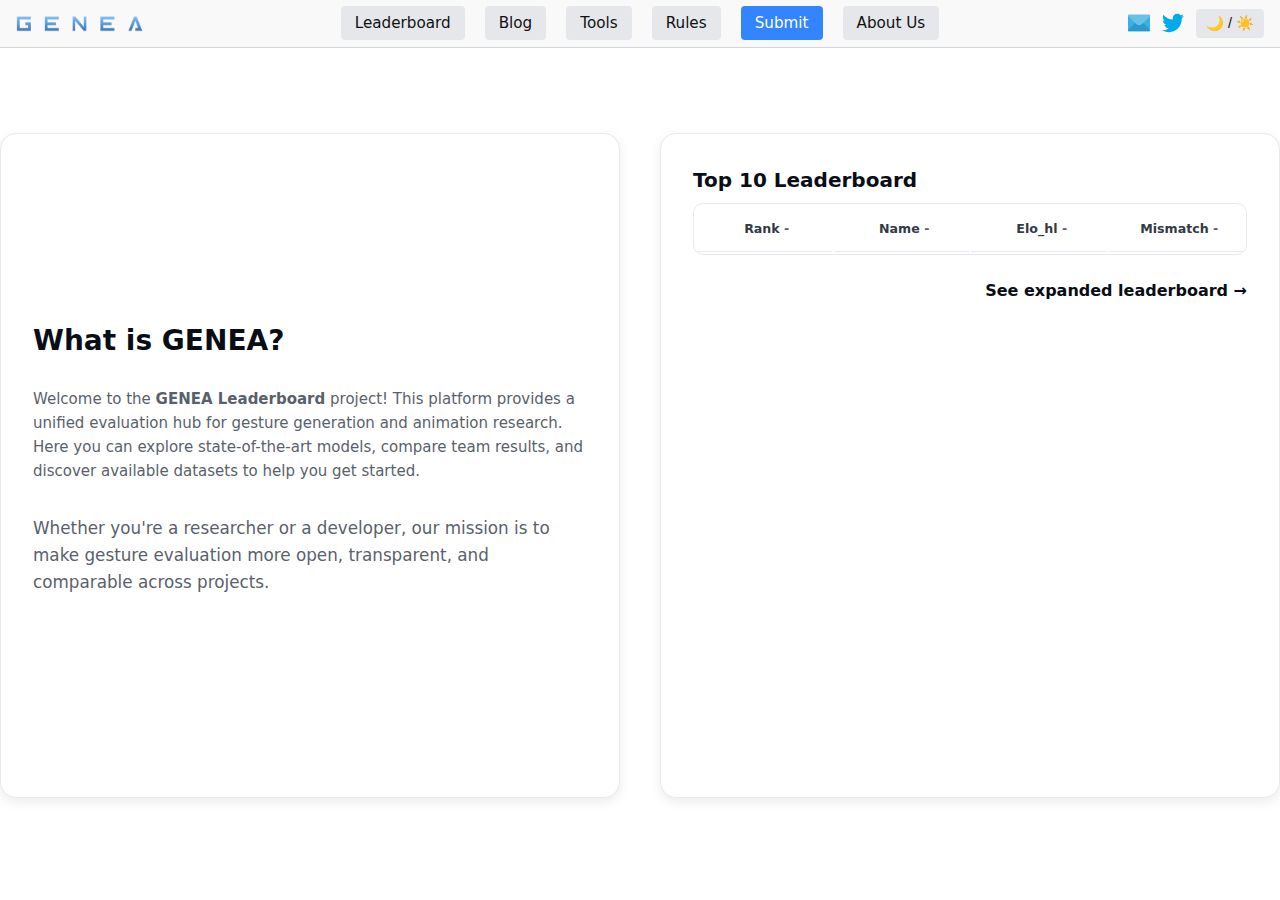
<file: index.html>
<!doctype html>
<html lang="en">
	<head>
		<meta charset="utf-8" />
		<meta name="viewport" content="width=device-width, initial-scale=1" />
		
		<link href="./_app/immutable/assets/0.DLAn96Aw.css" rel="stylesheet">
		<link rel="modulepreload" href="./_app/immutable/entry/start.BKeLGL-c.js">
		<link rel="modulepreload" href="./_app/immutable/chunks/B0QRIcOL.js">
		<link rel="modulepreload" href="./_app/immutable/chunks/Dg6rxpes.js">
		<link rel="modulepreload" href="./_app/immutable/chunks/Drr6rvS8.js">
		<link rel="modulepreload" href="./_app/immutable/chunks/BlfilSyc.js">
		<link rel="modulepreload" href="./_app/immutable/chunks/Dxn6kH16.js">
		<link rel="modulepreload" href="./_app/immutable/entry/app.BnJl1Xcc.js">
		<link rel="modulepreload" href="./_app/immutable/chunks/DsnmJJEf.js">
		<link rel="modulepreload" href="./_app/immutable/chunks/CgDkCh5m.js">
		<link rel="modulepreload" href="./_app/immutable/chunks/C5KF1whQ.js">
		<link rel="modulepreload" href="./_app/immutable/nodes/0.BjrpMLxB.js">
		<link rel="modulepreload" href="./_app/immutable/chunks/Cc98fPgt.js">
		<link rel="modulepreload" href="./_app/immutable/nodes/2.CB5Fh9hH.js">
		<link rel="modulepreload" href="./_app/immutable/chunks/Lt2S_-y7.js">
		<link rel="modulepreload" href="./_app/immutable/chunks/BGVGu55U.js">
		<link rel="modulepreload" href="./_app/immutable/chunks/InXsxIRO.js"><!--[--><link rel="icon" href="data:image/svg+xml,%3csvg%20xmlns='http://www.w3.org/2000/svg'%20width='107'%20height='128'%20viewBox='0%200%20107%20128'%3e%3ctitle%3esvelte-logo%3c/title%3e%3cpath%20d='M94.157%2022.819c-10.4-14.885-30.94-19.297-45.792-9.835L22.282%2029.608A29.92%2029.92%200%200%200%208.764%2049.65a31.5%2031.5%200%200%200%203.108%2020.231%2030%2030%200%200%200-4.477%2011.183%2031.9%2031.9%200%200%200%205.448%2024.116c10.402%2014.887%2030.942%2019.297%2045.791%209.835l26.083-16.624A29.92%2029.92%200%200%200%2098.235%2078.35a31.53%2031.53%200%200%200-3.105-20.232%2030%2030%200%200%200%204.474-11.182%2031.88%2031.88%200%200%200-5.447-24.116'%20style='fill:%23ff3e00'/%3e%3cpath%20d='M45.817%20106.582a20.72%2020.72%200%200%201-22.237-8.243%2019.17%2019.17%200%200%201-3.277-14.503%2018%2018%200%200%201%20.624-2.435l.49-1.498%201.337.981a33.6%2033.6%200%200%200%2010.203%205.098l.97.294-.09.968a5.85%205.85%200%200%200%201.052%203.878%206.24%206.24%200%200%200%206.695%202.485%205.8%205.8%200%200%200%201.603-.704L69.27%2076.28a5.43%205.43%200%200%200%202.45-3.631%205.8%205.8%200%200%200-.987-4.371%206.24%206.24%200%200%200-6.698-2.487%205.7%205.7%200%200%200-1.6.704l-9.953%206.345a19%2019%200%200%201-5.296%202.326%2020.72%2020.72%200%200%201-22.237-8.243%2019.17%2019.17%200%200%201-3.277-14.502%2017.99%2017.99%200%200%201%208.13-12.052l26.081-16.623a19%2019%200%200%201%205.3-2.329%2020.72%2020.72%200%200%201%2022.237%208.243%2019.17%2019.17%200%200%201%203.277%2014.503%2018%2018%200%200%201-.624%202.435l-.49%201.498-1.337-.98a33.6%2033.6%200%200%200-10.203-5.1l-.97-.294.09-.968a5.86%205.86%200%200%200-1.052-3.878%206.24%206.24%200%200%200-6.696-2.485%205.8%205.8%200%200%200-1.602.704L37.73%2051.72a5.42%205.42%200%200%200-2.449%203.63%205.79%205.79%200%200%200%20.986%204.372%206.24%206.24%200%200%200%206.698%202.486%205.8%205.8%200%200%200%201.602-.704l9.952-6.342a19%2019%200%200%201%205.295-2.328%2020.72%2020.72%200%200%201%2022.237%208.242%2019.17%2019.17%200%200%201%203.277%2014.503%2018%2018%200%200%201-8.13%2012.053l-26.081%2016.622a19%2019%200%200%201-5.3%202.328'%20style='fill:%23fff'/%3e%3c/svg%3e"/> <script async src="https://www.googletagmanager.com/gtag/js?id=G-Y8YVY5DTXK"></script> <script>
    window.dataLayer = window.dataLayer || [];
    function gtag(){dataLayer.push(arguments);}
    gtag('js', new Date());

    gtag('config', 'G-Y8YVY5DTXK');
  </script><!--]-->
	</head>
	<body data-sveltekit-preload-data="hover">
		<div style="display: contents"><!--[--><!--[--><!----><div class="navbar-wrap"><nav class="navbar"><div class="nav-left"><a href="./" class="site-logo-link"><div class="site-logo"></div></a></div> <div class="nav-center"><a class="nav-link" href="./leaderboard">Leaderboard</a> <a class="nav-link" href="./blogs">Blog</a> <a class="nav-link" href="./tools">Tools</a> <a class="nav-link" href="./rules">Rules</a> <a class="nav-link nav-link-extra" href="./submit">Submit</a> <a class="nav-link" href="./about_us">About Us</a></div> <div class="nav-right home-split-layout"><a href="mailto:genea-leaderboard@googlegroups.com" class="github-link" aria-label="Send us an email"><img src="./email.svg" alt="Email icon" class="github-icon"/></a> <a href="https://twitter.com/genea_workshop" target="_blank" rel="noopener noreferrer" class="github-link" aria-label="GitHub repository"><img src="./twitter-logo.svg" alt="GitHub" class="github-icon"/></a> <button class="theme-toggle">🌙 / ☀️</button></div></nav></div> <main class="container"><!----><main class="home-page subcontainer"><div class="home-split-hor"><div class="home-text home-text-extra card"><h1 class="h1">What is GENEA?</h1> <p class="lead">Welcome to the <strong>GENEA Leaderboard</strong> project!  
        This platform provides a unified evaluation hub for gesture generation and animation research.
        Here you can explore state-of-the-art models, compare team results, and discover available datasets
        to help you get started.</p> <p>Whether you're a researcher or a developer, our mission is to make gesture evaluation
        more open, transparent, and comparable across projects.</p></div> <div class="leaderboard-preview card"><h2 class="h2">Top 10 Leaderboard</h2> <div class="leaderboard-wrapper"><!--[--><div class="loading-container"><div class="spinner"></div> <p>Loading leaderboard...</p></div><!--]--></div> <a class="see-full">See expanded leaderboard →</a></div></div></main><!----><!----></main><!----><!--]--> <!--[!--><!--]--><!--]-->
			
			<script>
				{
					__sveltekit_f5g9kl = {
						base: new URL(".", location).pathname.slice(0, -1),
						assets: "/GENEAleaderboard"
					};

					const element = document.currentScript.parentElement;

					Promise.all([
						import("./_app/immutable/entry/start.BKeLGL-c.js"),
						import("./_app/immutable/entry/app.BnJl1Xcc.js")
					]).then(([kit, app]) => {
						kit.start(app, element, {
							node_ids: [0, 2],
							data: [null,null],
							form: null,
							error: null
						});
					});
				}
			</script>
		</div>
	</body>
</html>
</file>
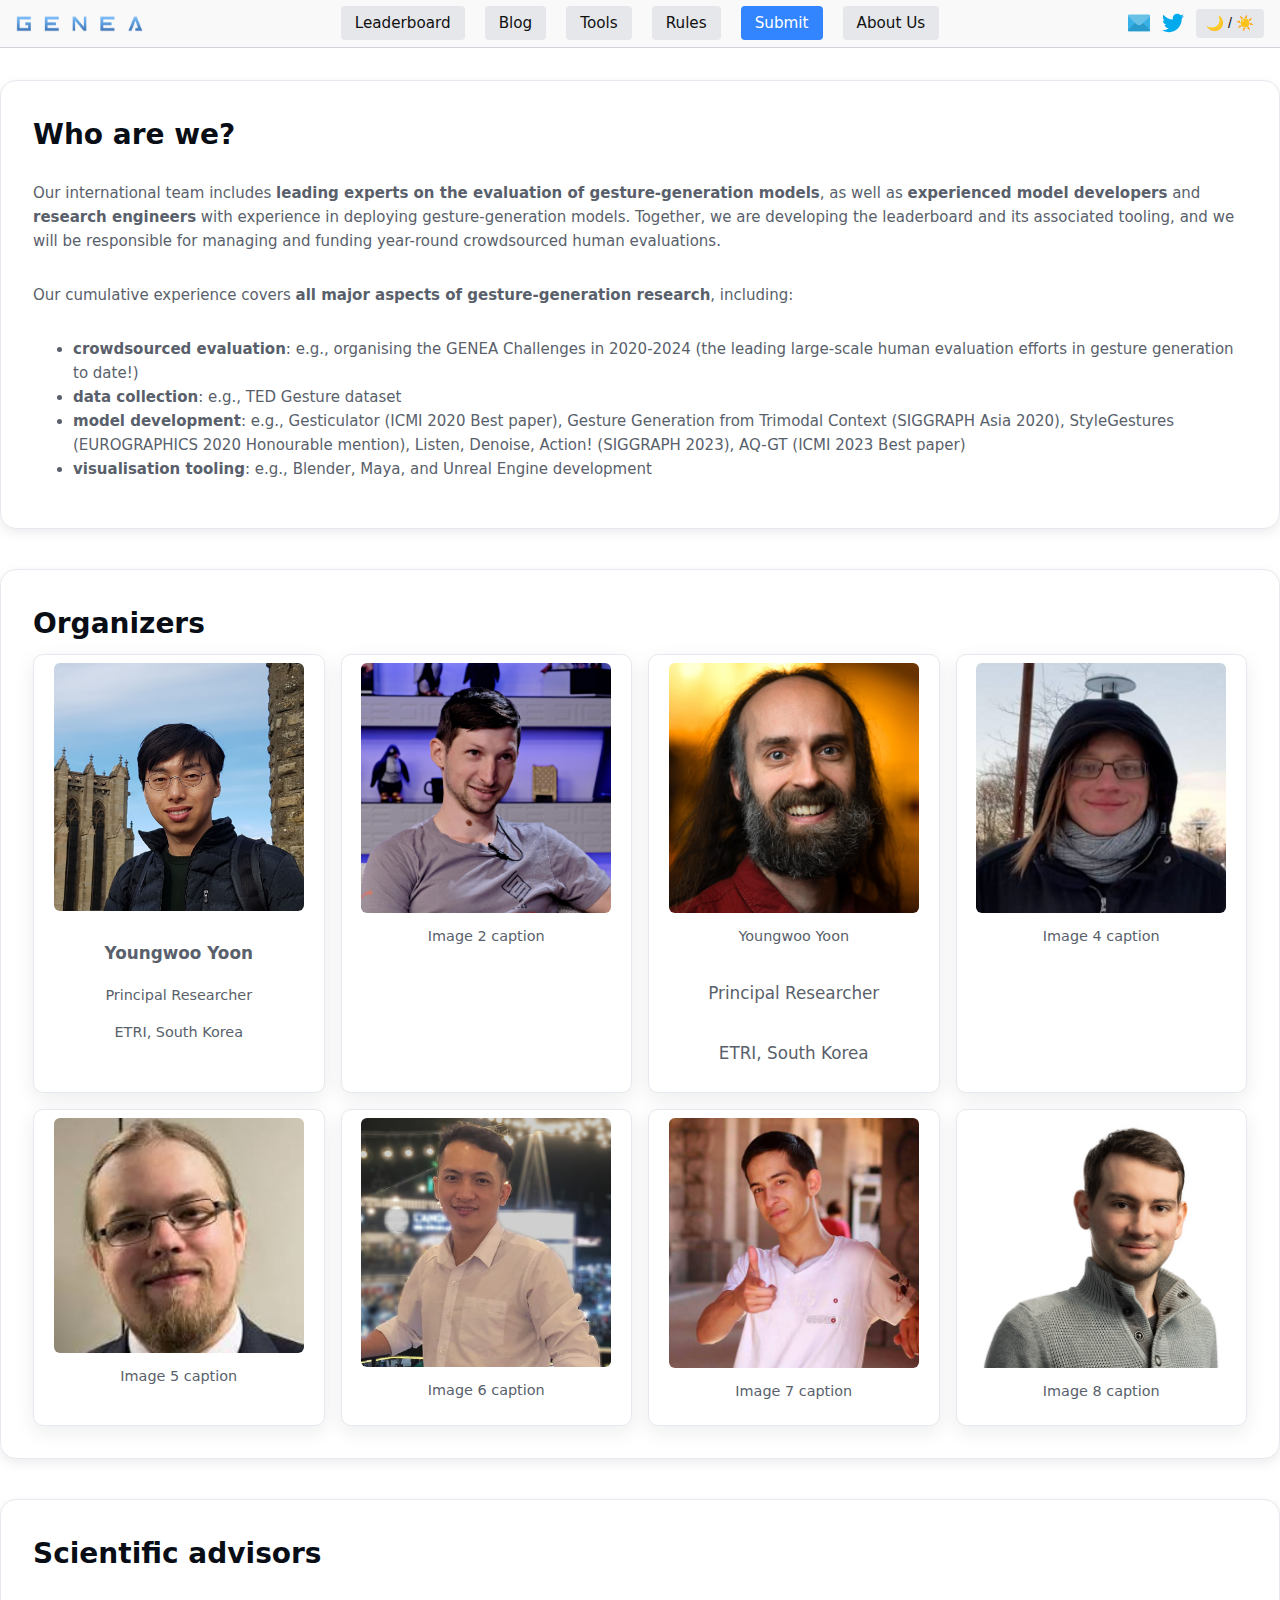
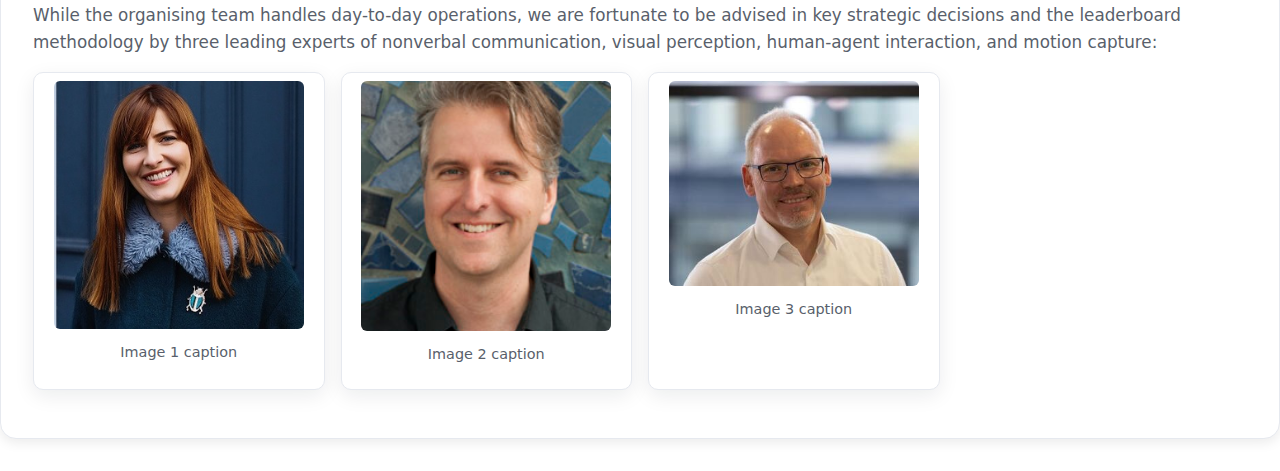
<file: about_us.html>
<!doctype html>
<html lang="en">
	<head>
		<meta charset="utf-8" />
		<meta name="viewport" content="width=device-width, initial-scale=1" />
		
		<link href="./_app/immutable/assets/0.CvbwzRmy.css" rel="stylesheet">
		<link rel="modulepreload" href="./_app/immutable/entry/start.BeivQV9X.js">
		<link rel="modulepreload" href="./_app/immutable/chunks/DuAP37Fg.js">
		<link rel="modulepreload" href="./_app/immutable/chunks/R13TJa_S.js">
		<link rel="modulepreload" href="./_app/immutable/chunks/_77SEeBZ.js">
		<link rel="modulepreload" href="./_app/immutable/chunks/DCXAeMhZ.js">
		<link rel="modulepreload" href="./_app/immutable/chunks/R4g6tfi4.js">
		<link rel="modulepreload" href="./_app/immutable/entry/app.BIraPBhy.js">
		<link rel="modulepreload" href="./_app/immutable/chunks/DsnmJJEf.js">
		<link rel="modulepreload" href="./_app/immutable/chunks/GwM4UfJY.js">
		<link rel="modulepreload" href="./_app/immutable/chunks/C60DBiP2.js">
		<link rel="modulepreload" href="./_app/immutable/nodes/0.CjUVVP5b.js">
		<link rel="modulepreload" href="./_app/immutable/chunks/DWryhkUO.js">
		<link rel="modulepreload" href="./_app/immutable/nodes/3.CSaD2FYr.js">
		<link rel="modulepreload" href="./_app/immutable/chunks/D8qDwyE0.js">
		<link rel="modulepreload" href="./_app/immutable/chunks/D5vw3C0O.js"><!--[--><link rel="icon" href="data:image/svg+xml,%3csvg%20xmlns='http://www.w3.org/2000/svg'%20width='107'%20height='128'%20viewBox='0%200%20107%20128'%3e%3ctitle%3esvelte-logo%3c/title%3e%3cpath%20d='M94.157%2022.819c-10.4-14.885-30.94-19.297-45.792-9.835L22.282%2029.608A29.92%2029.92%200%200%200%208.764%2049.65a31.5%2031.5%200%200%200%203.108%2020.231%2030%2030%200%200%200-4.477%2011.183%2031.9%2031.9%200%200%200%205.448%2024.116c10.402%2014.887%2030.942%2019.297%2045.791%209.835l26.083-16.624A29.92%2029.92%200%200%200%2098.235%2078.35a31.53%2031.53%200%200%200-3.105-20.232%2030%2030%200%200%200%204.474-11.182%2031.88%2031.88%200%200%200-5.447-24.116'%20style='fill:%23ff3e00'/%3e%3cpath%20d='M45.817%20106.582a20.72%2020.72%200%200%201-22.237-8.243%2019.17%2019.17%200%200%201-3.277-14.503%2018%2018%200%200%201%20.624-2.435l.49-1.498%201.337.981a33.6%2033.6%200%200%200%2010.203%205.098l.97.294-.09.968a5.85%205.85%200%200%200%201.052%203.878%206.24%206.24%200%200%200%206.695%202.485%205.8%205.8%200%200%200%201.603-.704L69.27%2076.28a5.43%205.43%200%200%200%202.45-3.631%205.8%205.8%200%200%200-.987-4.371%206.24%206.24%200%200%200-6.698-2.487%205.7%205.7%200%200%200-1.6.704l-9.953%206.345a19%2019%200%200%201-5.296%202.326%2020.72%2020.72%200%200%201-22.237-8.243%2019.17%2019.17%200%200%201-3.277-14.502%2017.99%2017.99%200%200%201%208.13-12.052l26.081-16.623a19%2019%200%200%201%205.3-2.329%2020.72%2020.72%200%200%201%2022.237%208.243%2019.17%2019.17%200%200%201%203.277%2014.503%2018%2018%200%200%201-.624%202.435l-.49%201.498-1.337-.98a33.6%2033.6%200%200%200-10.203-5.1l-.97-.294.09-.968a5.86%205.86%200%200%200-1.052-3.878%206.24%206.24%200%200%200-6.696-2.485%205.8%205.8%200%200%200-1.602.704L37.73%2051.72a5.42%205.42%200%200%200-2.449%203.63%205.79%205.79%200%200%200%20.986%204.372%206.24%206.24%200%200%200%206.698%202.486%205.8%205.8%200%200%200%201.602-.704l9.952-6.342a19%2019%200%200%201%205.295-2.328%2020.72%2020.72%200%200%201%2022.237%208.242%2019.17%2019.17%200%200%201%203.277%2014.503%2018%2018%200%200%201-8.13%2012.053l-26.081%2016.622a19%2019%200%200%201-5.3%202.328'%20style='fill:%23fff'/%3e%3c/svg%3e"/><!--]-->
	</head>
	<body data-sveltekit-preload-data="hover">
		<div style="display: contents"><!--[--><!--[--><!----><div class="navbar-wrap"><nav class="navbar"><div class="nav-left"><a href="./" class="site-logo-link"><div class="site-logo"></div></a></div> <div class="nav-center"><a class="nav-link" href="./leaderboard">Leaderboard</a> <a class="nav-link" href="./blogs">Blog</a> <a class="nav-link" href="./tools">Tools</a> <a class="nav-link" href="./rules">Rules</a> <a class="nav-link nav-link-extra" href="./submit">Submit</a> <a class="nav-link" href="./about_us">About Us</a></div> <div class="nav-right home-split-layout"><a href="mailto:genea-leaderboard@googlegroups.com" class="github-link" aria-label="Send us an email"><img src="./email.svg" alt="Email icon" class="github-icon"/></a> <a href="https://twitter.com/genea_workshop" target="_blank" rel="noopener noreferrer" class="github-link" aria-label="GitHub repository"><img src="./twitter-logo.svg" alt="GitHub" class="github-icon"/></a> <button class="theme-toggle">🌙 / ☀️</button></div></nav></div> <main class="container"><!----><main class="subcontainer"><div class="home-split-ver"><div class="home-text card"><h1 class="h1">Who are we?</h1> <p class="lead">Our international team includes <strong>leading experts on the evaluation of gesture-generation models</strong>, as well as <strong>experienced model developers</strong> and <strong>research engineers</strong> with experience in deploying gesture-generation models. Together, we are developing the leaderboard and its associated tooling, and we will be responsible for managing and funding year-round crowdsourced human evaluations.</p> <p class="lead">Our cumulative experience covers <strong>all major aspects of gesture-generation research</strong>, including:</p> <ul class="bulleted"><li><strong>crowdsourced evaluation</strong>: e.g., organising the GENEA Challenges in 2020-2024 (the leading large-scale human evaluation efforts in gesture generation to date!)</li> <li><strong>data collection</strong>: e.g., TED Gesture dataset</li> <li><strong>model development</strong>: e.g., Gesticulator (ICMI 2020 Best paper), Gesture Generation from Trimodal Context (SIGGRAPH Asia 2020), StyleGestures (EUROGRAPHICS 2020 Honourable mention), Listen, Denoise, Action! (SIGGRAPH 2023), AQ-GT (ICMI 2023 Best paper)</li> <li><strong>visualisation tooling</strong>: e.g., Blender, Maya, and Unreal Engine development</li></ul></div> <div class="home-text card"><h1 class="h1">Organizers</h1> <div class="image-grid"><div class="image-item"><img src="./organizers/youngwoo.jpg" alt="Image 1 description"/> <div class="caption"><h3>Youngwoo Yoon</h3> <p>Principal Researcher</p> <p>ETRI, South Korea</p></div></div> <div class="image-item"><img src="./organizers/taras.jpg" alt="Image 2 description"/> <p class="caption">Image 2 caption</p></div> <div class="image-item"><img src="./organizers/gustav.jpeg" alt="Image 3 description"/> <p class="caption">Youngwoo Yoon</p> <p>Principal Researcher</p> <p>ETRI, South Korea</p></div> <div class="image-item"><img src="./organizers/rajmund.png" alt="Image 4 description"/> <p class="caption">Image 4 caption</p></div> <div class="image-item"><img src="./organizers/hendric.jpg" alt="Image 5 description"/> <p class="caption">Image 5 caption</p></div> <div class="image-item"><img src="./organizers/thanh.png" alt="Image 6 description"/> <p class="caption">Image 6 caption</p></div> <div class="image-item"><img src="./organizers/teodor.jpeg" alt="Image 7 description"/> <p class="caption">Image 7 caption</p></div> <div class="image-item"><img src="./organizers/mihail.png" alt="Image 8 description"/> <p class="caption">Image 8 caption</p></div></div></div> <div class="home-text card"><h1 class="h1">Scientific advisors</h1> <p>While the organising team handles day-to-day operations, we are fortunate to be advised in key strategic decisions and the leaderboard methodology by three leading experts of nonverbal communication, visual perception, human-agent interaction, and motion capture:</p> <div class="image-grid"><div class="image-item"><img src="./organizers/rachel.jpg" alt="Image 1 description"/> <p class="caption">Image 1 caption</p></div> <div class="image-item"><img src="./organizers/michael.jpg" alt="Image 2 description"/> <p class="caption">Image 2 caption</p></div> <div class="image-item"><img src="./organizers/stefan.jpeg" alt="Image 3 description"/> <p class="caption">Image 3 caption</p></div></div></div></div></main><!----><!----></main><!----><!--]--> <!--[!--><!--]--><!--]-->
			
			<script>
				{
					__sveltekit_2464l8 = {
						base: new URL(".", location).pathname.slice(0, -1),
						assets: "/GENEAleaderboard"
					};

					const element = document.currentScript.parentElement;

					Promise.all([
						import("./_app/immutable/entry/start.BeivQV9X.js"),
						import("./_app/immutable/entry/app.BIraPBhy.js")
					]).then(([kit, app]) => {
						kit.start(app, element, {
							node_ids: [0, 3],
							data: [null,null],
							form: null,
							error: null
						});
					});
				}
			</script>
		</div>
	</body>
</html>
</file>
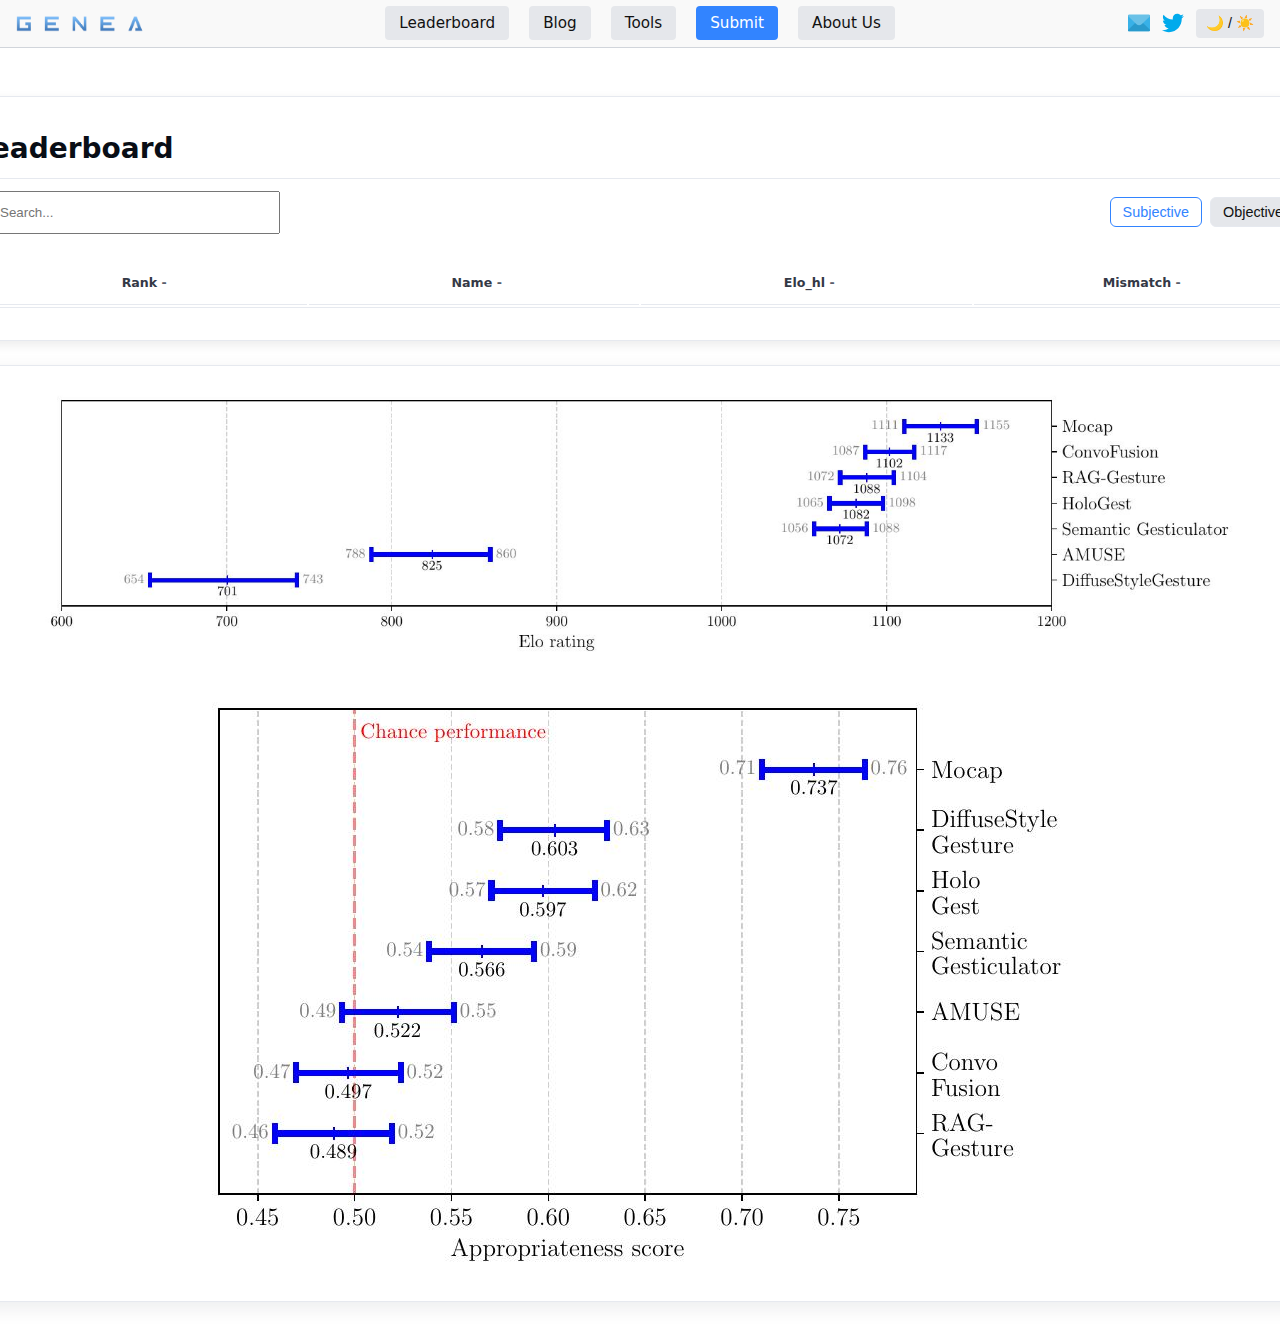
<file: leaderboard.html>
<!doctype html>
<html lang="en">
	<head>
		<meta charset="utf-8" />
		<meta name="viewport" content="width=device-width, initial-scale=1" />
		
		<link href="./_app/immutable/assets/0.u4mzTYef.css" rel="stylesheet">
		<link rel="modulepreload" href="./_app/immutable/entry/start.ZxjLeqpK.js">
		<link rel="modulepreload" href="./_app/immutable/chunks/NokHQYyO.js">
		<link rel="modulepreload" href="./_app/immutable/chunks/Dg6rxpes.js">
		<link rel="modulepreload" href="./_app/immutable/chunks/Drr6rvS8.js">
		<link rel="modulepreload" href="./_app/immutable/chunks/BlfilSyc.js">
		<link rel="modulepreload" href="./_app/immutable/chunks/DpcjmFBF.js">
		<link rel="modulepreload" href="./_app/immutable/entry/app.cvxEH8GB.js">
		<link rel="modulepreload" href="./_app/immutable/chunks/DsnmJJEf.js">
		<link rel="modulepreload" href="./_app/immutable/chunks/CgDkCh5m.js">
		<link rel="modulepreload" href="./_app/immutable/chunks/C5KF1whQ.js">
		<link rel="modulepreload" href="./_app/immutable/nodes/0.DV1TsHGm.js">
		<link rel="modulepreload" href="./_app/immutable/chunks/b4Gd3I5F.js">
		<link rel="modulepreload" href="./_app/immutable/nodes/5.B5iRwMpL.js">
		<link rel="modulepreload" href="./_app/immutable/chunks/Lt2S_-y7.js">
		<link rel="modulepreload" href="./_app/immutable/chunks/BGVGu55U.js">
		<link rel="modulepreload" href="./_app/immutable/chunks/QToPl2o3.js"><!--[--><link rel="icon" href="data:image/svg+xml,%3csvg%20xmlns='http://www.w3.org/2000/svg'%20width='107'%20height='128'%20viewBox='0%200%20107%20128'%3e%3ctitle%3esvelte-logo%3c/title%3e%3cpath%20d='M94.157%2022.819c-10.4-14.885-30.94-19.297-45.792-9.835L22.282%2029.608A29.92%2029.92%200%200%200%208.764%2049.65a31.5%2031.5%200%200%200%203.108%2020.231%2030%2030%200%200%200-4.477%2011.183%2031.9%2031.9%200%200%200%205.448%2024.116c10.402%2014.887%2030.942%2019.297%2045.791%209.835l26.083-16.624A29.92%2029.92%200%200%200%2098.235%2078.35a31.53%2031.53%200%200%200-3.105-20.232%2030%2030%200%200%200%204.474-11.182%2031.88%2031.88%200%200%200-5.447-24.116'%20style='fill:%23ff3e00'/%3e%3cpath%20d='M45.817%20106.582a20.72%2020.72%200%200%201-22.237-8.243%2019.17%2019.17%200%200%201-3.277-14.503%2018%2018%200%200%201%20.624-2.435l.49-1.498%201.337.981a33.6%2033.6%200%200%200%2010.203%205.098l.97.294-.09.968a5.85%205.85%200%200%200%201.052%203.878%206.24%206.24%200%200%200%206.695%202.485%205.8%205.8%200%200%200%201.603-.704L69.27%2076.28a5.43%205.43%200%200%200%202.45-3.631%205.8%205.8%200%200%200-.987-4.371%206.24%206.24%200%200%200-6.698-2.487%205.7%205.7%200%200%200-1.6.704l-9.953%206.345a19%2019%200%200%201-5.296%202.326%2020.72%2020.72%200%200%201-22.237-8.243%2019.17%2019.17%200%200%201-3.277-14.502%2017.99%2017.99%200%200%201%208.13-12.052l26.081-16.623a19%2019%200%200%201%205.3-2.329%2020.72%2020.72%200%200%201%2022.237%208.243%2019.17%2019.17%200%200%201%203.277%2014.503%2018%2018%200%200%201-.624%202.435l-.49%201.498-1.337-.98a33.6%2033.6%200%200%200-10.203-5.1l-.97-.294.09-.968a5.86%205.86%200%200%200-1.052-3.878%206.24%206.24%200%200%200-6.696-2.485%205.8%205.8%200%200%200-1.602.704L37.73%2051.72a5.42%205.42%200%200%200-2.449%203.63%205.79%205.79%200%200%200%20.986%204.372%206.24%206.24%200%200%200%206.698%202.486%205.8%205.8%200%200%200%201.602-.704l9.952-6.342a19%2019%200%200%201%205.295-2.328%2020.72%2020.72%200%200%201%2022.237%208.242%2019.17%2019.17%200%200%201%203.277%2014.503%2018%2018%200%200%201-8.13%2012.053l-26.081%2016.622a19%2019%200%200%201-5.3%202.328'%20style='fill:%23fff'/%3e%3c/svg%3e"/> <script async src="https://www.googletagmanager.com/gtag/js?id=G-Y8YVY5DTXK"></script> <script>
    window.dataLayer = window.dataLayer || [];
    function gtag(){dataLayer.push(arguments);}
    gtag('js', new Date());

    gtag('config', 'G-Y8YVY5DTXK');
  </script><!--]-->
	</head>
	<body data-sveltekit-preload-data="hover">
		<div style="display: contents"><!--[--><!--[--><!----><div class="navbar-wrap"><nav class="navbar"><div class="nav-left"><a href="./" class="site-logo-link"><div class="site-logo"></div></a></div> <div class="nav-center"><a class="nav-link" href="./leaderboard">Leaderboard</a> <a class="nav-link" href="./blogs">Blog</a> <a class="nav-link" href="./tools">Tools</a> <a class="nav-link nav-link-extra" href="./submit">Submit</a> <a class="nav-link" href="./about_us">About Us</a></div> <div class="nav-right home-split-layout"><a href="mailto:genea-leaderboard@googlegroups.com" class="github-link" aria-label="Send us an email"><img src="./email.svg" alt="Email icon" class="github-icon"/></a> <a href="https://twitter.com/genea_workshop" target="_blank" rel="noopener noreferrer" class="github-link" aria-label="GitHub repository"><img src="./twitter-logo.svg" alt="GitHub" class="github-icon"/></a> <button class="theme-toggle">🌙 / ☀️</button></div></nav> <div class="scroll-progress"></div></div> <main class="container"><!----><main class="subcontainer"><div class="home-split-ver"><div class="leaderboard-table card"><h1 class="h1">Leaderboard</h1> <div class="leaderboard-wrapper"><!--[--><div class="loading-container"><div class="spinner"></div> <p>Loading leaderboard...</p></div><!--]--></div></div> <div class="image-gallery card"><img src="./motion_realism_elo_results.jpg" alt="Motion realism results"/> <img src="./mismatching_pref_results_split_ties.jpg" alt="Mismatching preference results"/></div></div></main><!----><!----></main><!----><!--]--> <!--[!--><!--]--><!--]-->
			
			<script>
				{
					__sveltekit_18v6vqp = {
						base: new URL(".", location).pathname.slice(0, -1),
						assets: "/GENEAleaderboard"
					};

					const element = document.currentScript.parentElement;

					Promise.all([
						import("./_app/immutable/entry/start.ZxjLeqpK.js"),
						import("./_app/immutable/entry/app.cvxEH8GB.js")
					]).then(([kit, app]) => {
						kit.start(app, element, {
							node_ids: [0, 5],
							data: [null,null],
							form: null,
							error: null
						});
					});
				}
			</script>
		</div>
	</body>
</html>
</file>
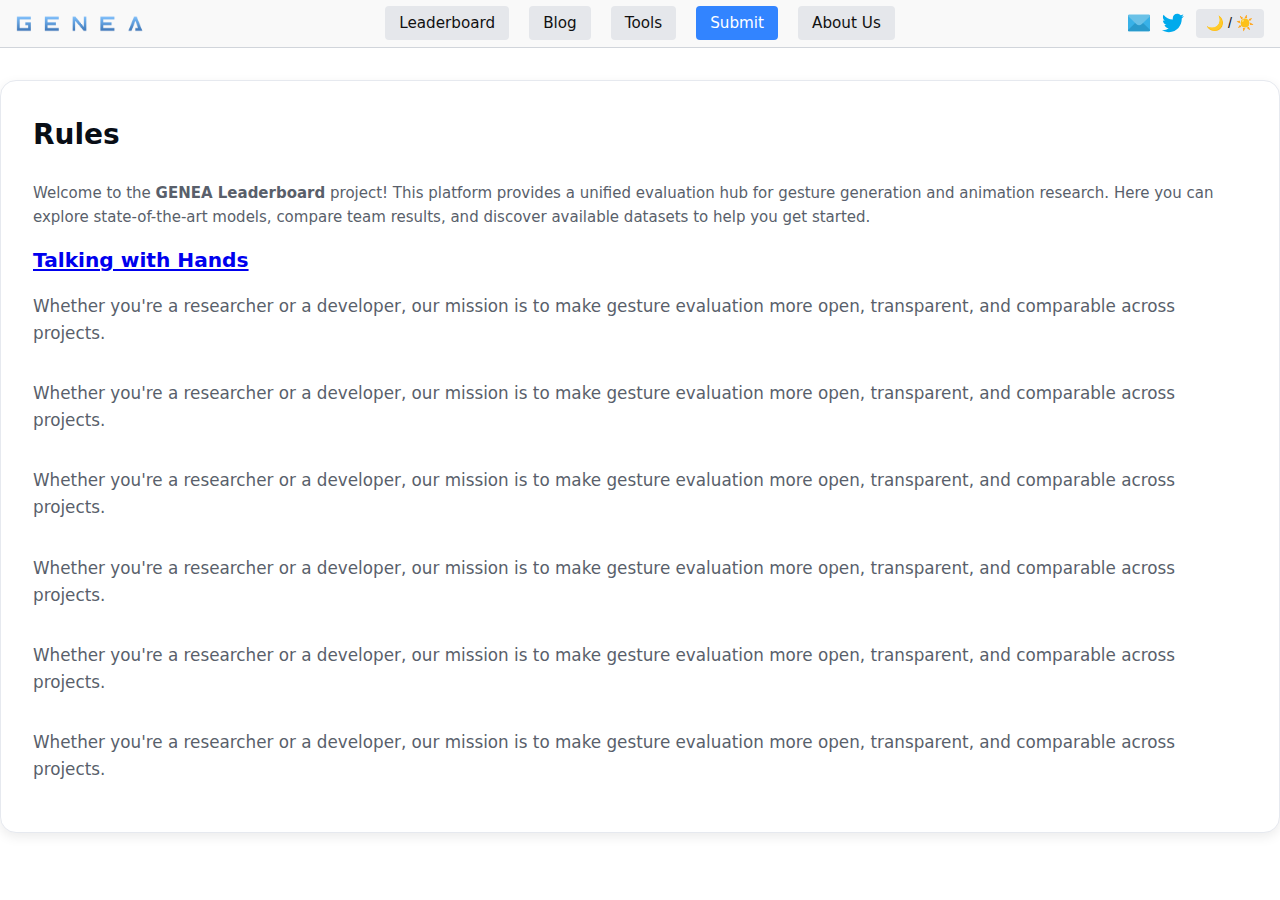
<file: rules.html>
<!doctype html>
<html lang="en">
	<head>
		<meta charset="utf-8" />
		<meta name="viewport" content="width=device-width, initial-scale=1" />
		
		<link href="./_app/immutable/assets/0.DLAn96Aw.css" rel="stylesheet">
		<link rel="modulepreload" href="./_app/immutable/entry/start.COBp23Tj.js">
		<link rel="modulepreload" href="./_app/immutable/chunks/D9eX8vWi.js">
		<link rel="modulepreload" href="./_app/immutable/chunks/Dg6rxpes.js">
		<link rel="modulepreload" href="./_app/immutable/chunks/Drr6rvS8.js">
		<link rel="modulepreload" href="./_app/immutable/chunks/BlfilSyc.js">
		<link rel="modulepreload" href="./_app/immutable/chunks/DbcFJNlc.js">
		<link rel="modulepreload" href="./_app/immutable/entry/app.CFEqwhBR.js">
		<link rel="modulepreload" href="./_app/immutable/chunks/DsnmJJEf.js">
		<link rel="modulepreload" href="./_app/immutable/chunks/CgDkCh5m.js">
		<link rel="modulepreload" href="./_app/immutable/chunks/C5KF1whQ.js">
		<link rel="modulepreload" href="./_app/immutable/nodes/0.8qDb1uDU.js">
		<link rel="modulepreload" href="./_app/immutable/chunks/BlYI2ytV.js">
		<link rel="modulepreload" href="./_app/immutable/nodes/6.D16EXwXd.js">
		<link rel="modulepreload" href="./_app/immutable/chunks/Lt2S_-y7.js"><!--[--><link rel="icon" href="data:image/svg+xml,%3csvg%20xmlns='http://www.w3.org/2000/svg'%20width='107'%20height='128'%20viewBox='0%200%20107%20128'%3e%3ctitle%3esvelte-logo%3c/title%3e%3cpath%20d='M94.157%2022.819c-10.4-14.885-30.94-19.297-45.792-9.835L22.282%2029.608A29.92%2029.92%200%200%200%208.764%2049.65a31.5%2031.5%200%200%200%203.108%2020.231%2030%2030%200%200%200-4.477%2011.183%2031.9%2031.9%200%200%200%205.448%2024.116c10.402%2014.887%2030.942%2019.297%2045.791%209.835l26.083-16.624A29.92%2029.92%200%200%200%2098.235%2078.35a31.53%2031.53%200%200%200-3.105-20.232%2030%2030%200%200%200%204.474-11.182%2031.88%2031.88%200%200%200-5.447-24.116'%20style='fill:%23ff3e00'/%3e%3cpath%20d='M45.817%20106.582a20.72%2020.72%200%200%201-22.237-8.243%2019.17%2019.17%200%200%201-3.277-14.503%2018%2018%200%200%201%20.624-2.435l.49-1.498%201.337.981a33.6%2033.6%200%200%200%2010.203%205.098l.97.294-.09.968a5.85%205.85%200%200%200%201.052%203.878%206.24%206.24%200%200%200%206.695%202.485%205.8%205.8%200%200%200%201.603-.704L69.27%2076.28a5.43%205.43%200%200%200%202.45-3.631%205.8%205.8%200%200%200-.987-4.371%206.24%206.24%200%200%200-6.698-2.487%205.7%205.7%200%200%200-1.6.704l-9.953%206.345a19%2019%200%200%201-5.296%202.326%2020.72%2020.72%200%200%201-22.237-8.243%2019.17%2019.17%200%200%201-3.277-14.502%2017.99%2017.99%200%200%201%208.13-12.052l26.081-16.623a19%2019%200%200%201%205.3-2.329%2020.72%2020.72%200%200%201%2022.237%208.243%2019.17%2019.17%200%200%201%203.277%2014.503%2018%2018%200%200%201-.624%202.435l-.49%201.498-1.337-.98a33.6%2033.6%200%200%200-10.203-5.1l-.97-.294.09-.968a5.86%205.86%200%200%200-1.052-3.878%206.24%206.24%200%200%200-6.696-2.485%205.8%205.8%200%200%200-1.602.704L37.73%2051.72a5.42%205.42%200%200%200-2.449%203.63%205.79%205.79%200%200%200%20.986%204.372%206.24%206.24%200%200%200%206.698%202.486%205.8%205.8%200%200%200%201.602-.704l9.952-6.342a19%2019%200%200%201%205.295-2.328%2020.72%2020.72%200%200%201%2022.237%208.242%2019.17%2019.17%200%200%201%203.277%2014.503%2018%2018%200%200%201-8.13%2012.053l-26.081%2016.622a19%2019%200%200%201-5.3%202.328'%20style='fill:%23fff'/%3e%3c/svg%3e"/> <script async src="https://www.googletagmanager.com/gtag/js?id=G-Y8YVY5DTXK"></script> <script>
    window.dataLayer = window.dataLayer || [];
    function gtag(){dataLayer.push(arguments);}
    gtag('js', new Date());

    gtag('config', 'G-Y8YVY5DTXK');
  </script><!--]-->
	</head>
	<body data-sveltekit-preload-data="hover">
		<div style="display: contents"><!--[--><!--[--><!----><div class="navbar-wrap"><nav class="navbar"><div class="nav-left"><a href="./" class="site-logo-link"><div class="site-logo"></div></a></div> <div class="nav-center"><a class="nav-link" href="./leaderboard">Leaderboard</a> <a class="nav-link" href="./blogs">Blog</a> <a class="nav-link" href="./tools">Tools</a> <a class="nav-link nav-link-extra" href="./submit">Submit</a> <a class="nav-link" href="./about_us">About Us</a></div> <div class="nav-right home-split-layout"><a href="mailto:genea-leaderboard@googlegroups.com" class="github-link" aria-label="Send us an email"><img src="./email.svg" alt="Email icon" class="github-icon"/></a> <a href="https://twitter.com/genea_workshop" target="_blank" rel="noopener noreferrer" class="github-link" aria-label="GitHub repository"><img src="./twitter-logo.svg" alt="GitHub" class="github-icon"/></a> <button class="theme-toggle">🌙 / ☀️</button></div></nav></div> <main class="container"><!----><main class="subcontainer"><div class="home-split-ver"><div class="home-text card"><h1 class="h1">Rules</h1> <p class="lead">Welcome to the <strong>GENEA Leaderboard</strong> project!  
        This platform provides a unified evaluation hub for gesture generation and animation research.
        Here you can explore state-of-the-art models, compare team results, and discover available datasets
        to help you get started.</p> <a href="https://github.com/facebookresearch/TalkingWithHands32M" target="_blank" class="links">Talking with Hands</a> <p>Whether you're a researcher or a developer, our mission is to make gesture evaluation
        more open, transparent, and comparable across projects.</p> <p>Whether you're a researcher or a developer, our mission is to make gesture evaluation
        more open, transparent, and comparable across projects.</p> <p>Whether you're a researcher or a developer, our mission is to make gesture evaluation
        more open, transparent, and comparable across projects.</p> <p>Whether you're a researcher or a developer, our mission is to make gesture evaluation
        more open, transparent, and comparable across projects.</p> <p>Whether you're a researcher or a developer, our mission is to make gesture evaluation
        more open, transparent, and comparable across projects.</p> <p>Whether you're a researcher or a developer, our mission is to make gesture evaluation
        more open, transparent, and comparable across projects.</p></div></div></main><!----><!----></main><!----><!--]--> <!--[!--><!--]--><!--]-->
			
			<script>
				{
					__sveltekit_9ig235 = {
						base: new URL(".", location).pathname.slice(0, -1),
						assets: "/GENEAleaderboard"
					};

					const element = document.currentScript.parentElement;

					Promise.all([
						import("./_app/immutable/entry/start.COBp23Tj.js"),
						import("./_app/immutable/entry/app.CFEqwhBR.js")
					]).then(([kit, app]) => {
						kit.start(app, element, {
							node_ids: [0, 6],
							data: [null,null],
							form: null,
							error: null
						});
					});
				}
			</script>
		</div>
	</body>
</html>
</file>
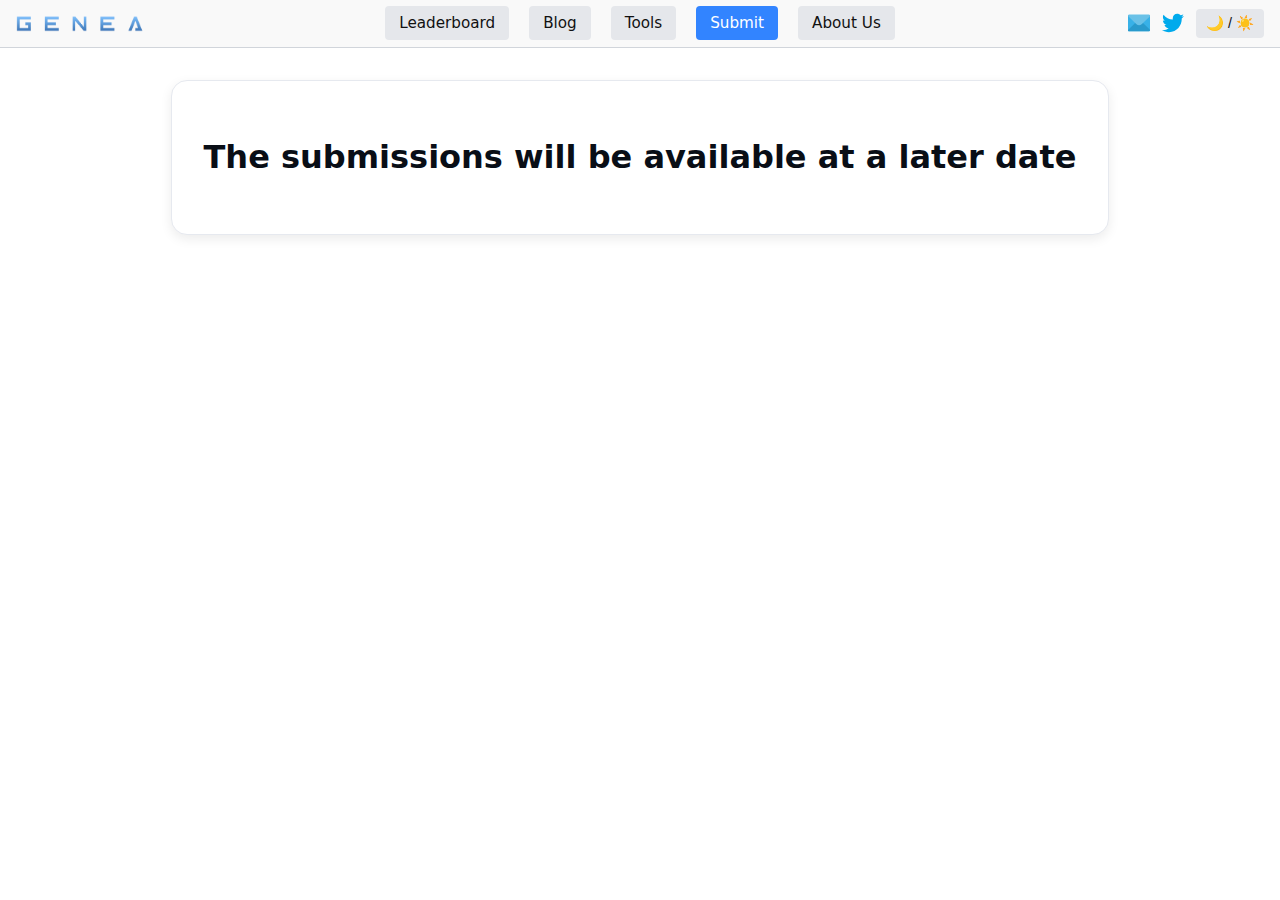
<file: submit.html>
<!doctype html>
<html lang="en">
	<head>
		<meta charset="utf-8" />
		<meta name="viewport" content="width=device-width, initial-scale=1" />
		
		<link href="./_app/immutable/assets/0.DLAn96Aw.css" rel="stylesheet">
		<link rel="modulepreload" href="./_app/immutable/entry/start.BZgZDx_A.js">
		<link rel="modulepreload" href="./_app/immutable/chunks/DZaDdksX.js">
		<link rel="modulepreload" href="./_app/immutable/chunks/Dg6rxpes.js">
		<link rel="modulepreload" href="./_app/immutable/chunks/Drr6rvS8.js">
		<link rel="modulepreload" href="./_app/immutable/chunks/BlfilSyc.js">
		<link rel="modulepreload" href="./_app/immutable/chunks/BAEMTxqB.js">
		<link rel="modulepreload" href="./_app/immutable/entry/app.qCBqu4hl.js">
		<link rel="modulepreload" href="./_app/immutable/chunks/DsnmJJEf.js">
		<link rel="modulepreload" href="./_app/immutable/chunks/CgDkCh5m.js">
		<link rel="modulepreload" href="./_app/immutable/chunks/C5KF1whQ.js">
		<link rel="modulepreload" href="./_app/immutable/nodes/0.DDclODyZ.js">
		<link rel="modulepreload" href="./_app/immutable/chunks/rrP_OGAy.js">
		<link rel="modulepreload" href="./_app/immutable/nodes/7.Ak4n4Me9.js">
		<link rel="modulepreload" href="./_app/immutable/chunks/Lt2S_-y7.js"><!--[--><link rel="icon" href="data:image/svg+xml,%3csvg%20xmlns='http://www.w3.org/2000/svg'%20width='107'%20height='128'%20viewBox='0%200%20107%20128'%3e%3ctitle%3esvelte-logo%3c/title%3e%3cpath%20d='M94.157%2022.819c-10.4-14.885-30.94-19.297-45.792-9.835L22.282%2029.608A29.92%2029.92%200%200%200%208.764%2049.65a31.5%2031.5%200%200%200%203.108%2020.231%2030%2030%200%200%200-4.477%2011.183%2031.9%2031.9%200%200%200%205.448%2024.116c10.402%2014.887%2030.942%2019.297%2045.791%209.835l26.083-16.624A29.92%2029.92%200%200%200%2098.235%2078.35a31.53%2031.53%200%200%200-3.105-20.232%2030%2030%200%200%200%204.474-11.182%2031.88%2031.88%200%200%200-5.447-24.116'%20style='fill:%23ff3e00'/%3e%3cpath%20d='M45.817%20106.582a20.72%2020.72%200%200%201-22.237-8.243%2019.17%2019.17%200%200%201-3.277-14.503%2018%2018%200%200%201%20.624-2.435l.49-1.498%201.337.981a33.6%2033.6%200%200%200%2010.203%205.098l.97.294-.09.968a5.85%205.85%200%200%200%201.052%203.878%206.24%206.24%200%200%200%206.695%202.485%205.8%205.8%200%200%200%201.603-.704L69.27%2076.28a5.43%205.43%200%200%200%202.45-3.631%205.8%205.8%200%200%200-.987-4.371%206.24%206.24%200%200%200-6.698-2.487%205.7%205.7%200%200%200-1.6.704l-9.953%206.345a19%2019%200%200%201-5.296%202.326%2020.72%2020.72%200%200%201-22.237-8.243%2019.17%2019.17%200%200%201-3.277-14.502%2017.99%2017.99%200%200%201%208.13-12.052l26.081-16.623a19%2019%200%200%201%205.3-2.329%2020.72%2020.72%200%200%201%2022.237%208.243%2019.17%2019.17%200%200%201%203.277%2014.503%2018%2018%200%200%201-.624%202.435l-.49%201.498-1.337-.98a33.6%2033.6%200%200%200-10.203-5.1l-.97-.294.09-.968a5.86%205.86%200%200%200-1.052-3.878%206.24%206.24%200%200%200-6.696-2.485%205.8%205.8%200%200%200-1.602.704L37.73%2051.72a5.42%205.42%200%200%200-2.449%203.63%205.79%205.79%200%200%200%20.986%204.372%206.24%206.24%200%200%200%206.698%202.486%205.8%205.8%200%200%200%201.602-.704l9.952-6.342a19%2019%200%200%201%205.295-2.328%2020.72%2020.72%200%200%201%2022.237%208.242%2019.17%2019.17%200%200%201%203.277%2014.503%2018%2018%200%200%201-8.13%2012.053l-26.081%2016.622a19%2019%200%200%201-5.3%202.328'%20style='fill:%23fff'/%3e%3c/svg%3e"/> <script async src="https://www.googletagmanager.com/gtag/js?id=G-Y8YVY5DTXK"></script> <script>
    window.dataLayer = window.dataLayer || [];
    function gtag(){dataLayer.push(arguments);}
    gtag('js', new Date());

    gtag('config', 'G-Y8YVY5DTXK');
  </script><!--]-->
	</head>
	<body data-sveltekit-preload-data="hover">
		<div style="display: contents"><!--[--><!--[--><!----><div class="navbar-wrap"><nav class="navbar"><div class="nav-left"><a href="./" class="site-logo-link"><div class="site-logo"></div></a></div> <div class="nav-center"><a class="nav-link" href="./leaderboard">Leaderboard</a> <a class="nav-link" href="./blogs">Blog</a> <a class="nav-link" href="./tools">Tools</a> <a class="nav-link nav-link-extra" href="./submit">Submit</a> <a class="nav-link" href="./about_us">About Us</a></div> <div class="nav-right home-split-layout"><a href="mailto:genea-leaderboard@googlegroups.com" class="github-link" aria-label="Send us an email"><img src="./email.svg" alt="Email icon" class="github-icon"/></a> <a href="https://twitter.com/genea_workshop" target="_blank" rel="noopener noreferrer" class="github-link" aria-label="GitHub repository"><img src="./twitter-logo.svg" alt="GitHub" class="github-icon"/></a> <button class="theme-toggle">🌙 / ☀️</button></div></nav></div> <main class="container"><!----><!--[!--><!--]--> <main class="subcontainer"><div class="leaderboard-preview card"><h1>The submissions will be available at a later date</h1></div></main><!----><!----></main><!----><!--]--> <!--[!--><!--]--><!--]-->
			
			<script>
				{
					__sveltekit_d0k4ag = {
						base: new URL(".", location).pathname.slice(0, -1),
						assets: "/GENEAleaderboard"
					};

					const element = document.currentScript.parentElement;

					Promise.all([
						import("./_app/immutable/entry/start.BZgZDx_A.js"),
						import("./_app/immutable/entry/app.qCBqu4hl.js")
					]).then(([kit, app]) => {
						kit.start(app, element, {
							node_ids: [0, 7],
							data: [null,{type:"data",data:null,uses:{}}],
							form: null,
							error: null
						});
					});
				}
			</script>
		</div>
	</body>
</html>
</file>
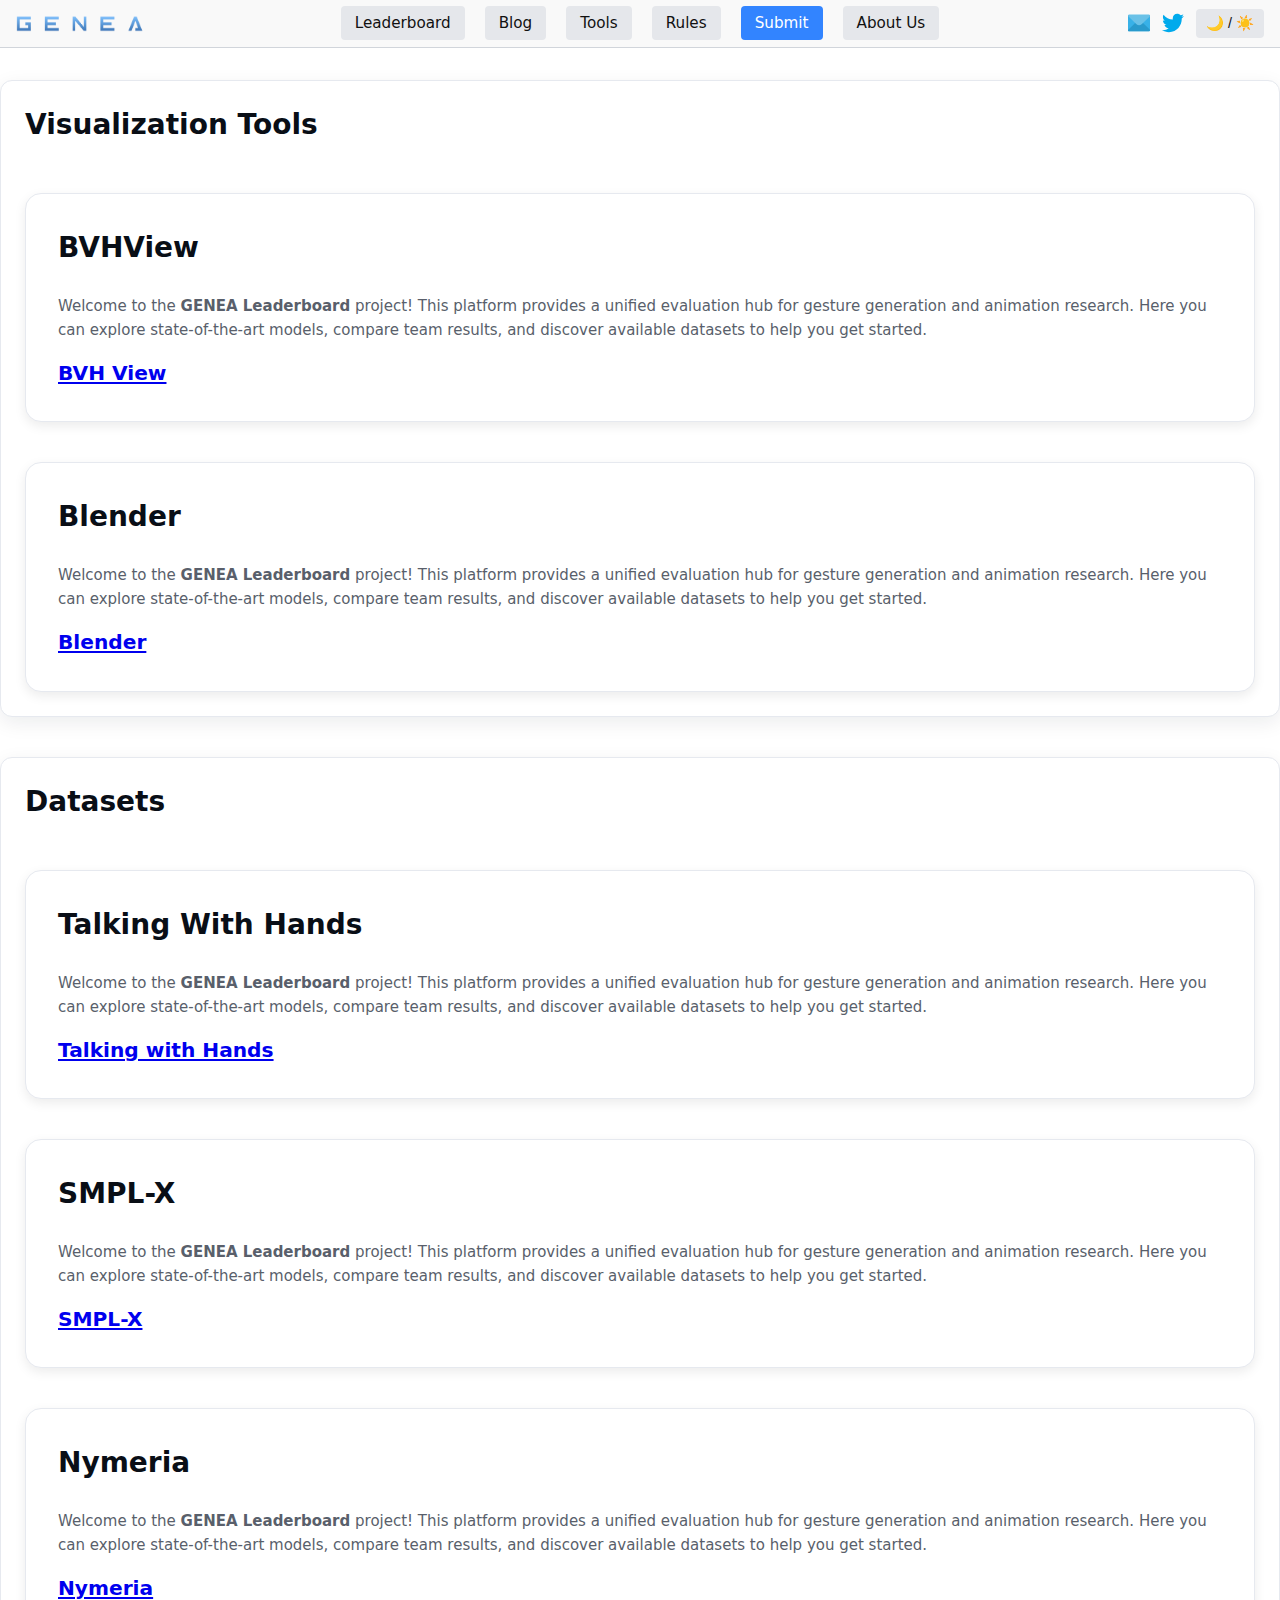
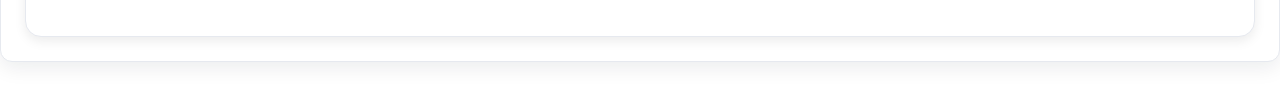
<file: tools.html>
<!doctype html>
<html lang="en">
	<head>
		<meta charset="utf-8" />
		<meta name="viewport" content="width=device-width, initial-scale=1" />
		
		<link href="./_app/immutable/assets/0.CvbwzRmy.css" rel="stylesheet">
		<link rel="modulepreload" href="./_app/immutable/entry/start.Cep97WBO.js">
		<link rel="modulepreload" href="./_app/immutable/chunks/6-dDkUeU.js">
		<link rel="modulepreload" href="./_app/immutable/chunks/R13TJa_S.js">
		<link rel="modulepreload" href="./_app/immutable/chunks/_77SEeBZ.js">
		<link rel="modulepreload" href="./_app/immutable/chunks/DCXAeMhZ.js">
		<link rel="modulepreload" href="./_app/immutable/chunks/DHu_nt7h.js">
		<link rel="modulepreload" href="./_app/immutable/entry/app.DtpaCc0m.js">
		<link rel="modulepreload" href="./_app/immutable/chunks/DsnmJJEf.js">
		<link rel="modulepreload" href="./_app/immutable/chunks/GwM4UfJY.js">
		<link rel="modulepreload" href="./_app/immutable/chunks/C60DBiP2.js">
		<link rel="modulepreload" href="./_app/immutable/nodes/0.BWUXpEEc.js">
		<link rel="modulepreload" href="./_app/immutable/chunks/D_4uQw3M.js">
		<link rel="modulepreload" href="./_app/immutable/nodes/8.BYenqKWD.js">
		<link rel="modulepreload" href="./_app/immutable/chunks/D8qDwyE0.js">
		<link rel="modulepreload" href="./_app/immutable/chunks/D5vw3C0O.js"><!--[--><link rel="icon" href="data:image/svg+xml,%3csvg%20xmlns='http://www.w3.org/2000/svg'%20width='107'%20height='128'%20viewBox='0%200%20107%20128'%3e%3ctitle%3esvelte-logo%3c/title%3e%3cpath%20d='M94.157%2022.819c-10.4-14.885-30.94-19.297-45.792-9.835L22.282%2029.608A29.92%2029.92%200%200%200%208.764%2049.65a31.5%2031.5%200%200%200%203.108%2020.231%2030%2030%200%200%200-4.477%2011.183%2031.9%2031.9%200%200%200%205.448%2024.116c10.402%2014.887%2030.942%2019.297%2045.791%209.835l26.083-16.624A29.92%2029.92%200%200%200%2098.235%2078.35a31.53%2031.53%200%200%200-3.105-20.232%2030%2030%200%200%200%204.474-11.182%2031.88%2031.88%200%200%200-5.447-24.116'%20style='fill:%23ff3e00'/%3e%3cpath%20d='M45.817%20106.582a20.72%2020.72%200%200%201-22.237-8.243%2019.17%2019.17%200%200%201-3.277-14.503%2018%2018%200%200%201%20.624-2.435l.49-1.498%201.337.981a33.6%2033.6%200%200%200%2010.203%205.098l.97.294-.09.968a5.85%205.85%200%200%200%201.052%203.878%206.24%206.24%200%200%200%206.695%202.485%205.8%205.8%200%200%200%201.603-.704L69.27%2076.28a5.43%205.43%200%200%200%202.45-3.631%205.8%205.8%200%200%200-.987-4.371%206.24%206.24%200%200%200-6.698-2.487%205.7%205.7%200%200%200-1.6.704l-9.953%206.345a19%2019%200%200%201-5.296%202.326%2020.72%2020.72%200%200%201-22.237-8.243%2019.17%2019.17%200%200%201-3.277-14.502%2017.99%2017.99%200%200%201%208.13-12.052l26.081-16.623a19%2019%200%200%201%205.3-2.329%2020.72%2020.72%200%200%201%2022.237%208.243%2019.17%2019.17%200%200%201%203.277%2014.503%2018%2018%200%200%201-.624%202.435l-.49%201.498-1.337-.98a33.6%2033.6%200%200%200-10.203-5.1l-.97-.294.09-.968a5.86%205.86%200%200%200-1.052-3.878%206.24%206.24%200%200%200-6.696-2.485%205.8%205.8%200%200%200-1.602.704L37.73%2051.72a5.42%205.42%200%200%200-2.449%203.63%205.79%205.79%200%200%200%20.986%204.372%206.24%206.24%200%200%200%206.698%202.486%205.8%205.8%200%200%200%201.602-.704l9.952-6.342a19%2019%200%200%201%205.295-2.328%2020.72%2020.72%200%200%201%2022.237%208.242%2019.17%2019.17%200%200%201%203.277%2014.503%2018%2018%200%200%201-8.13%2012.053l-26.081%2016.622a19%2019%200%200%201-5.3%202.328'%20style='fill:%23fff'/%3e%3c/svg%3e"/><!--]-->
	</head>
	<body data-sveltekit-preload-data="hover">
		<div style="display: contents"><!--[--><!--[--><!----><div class="navbar-wrap"><nav class="navbar"><div class="nav-left"><a href="./" class="site-logo-link"><div class="site-logo"></div></a></div> <div class="nav-center"><a class="nav-link" href="./leaderboard">Leaderboard</a> <a class="nav-link" href="./blogs">Blog</a> <a class="nav-link" href="./tools">Tools</a> <a class="nav-link" href="./rules">Rules</a> <a class="nav-link nav-link-extra" href="./submit">Submit</a> <a class="nav-link" href="./about_us">About Us</a></div> <div class="nav-right home-split-layout"><a href="mailto:genea-leaderboard@googlegroups.com" class="github-link" aria-label="Send us an email"><img src="./email.svg" alt="Email icon" class="github-icon"/></a> <a href="https://twitter.com/genea_workshop" target="_blank" rel="noopener noreferrer" class="github-link" aria-label="GitHub repository"><img src="./twitter-logo.svg" alt="GitHub" class="github-icon"/></a> <button class="theme-toggle">🌙 / ☀️</button></div></nav></div> <main class="container"><!----><main class="subcontainer"><div class="home-split-ver"><div class="home-split-ver card"><h1 class="h1">Visualization Tools</h1> <div class="home-text card"><h1 class="h1">BVHView</h1> <p class="lead">Welcome to the <strong>GENEA Leaderboard</strong> project!  
          This platform provides a unified evaluation hub for gesture generation and animation research.
          Here you can explore state-of-the-art models, compare team results, and discover available datasets
          to help you get started.</p> <a href="./BVHView/bvhview.html" target="_blank" class="links">BVH View</a></div> <div class="home-text card"><h1 class="h1">Blender</h1> <p class="lead">Welcome to the <strong>GENEA Leaderboard</strong> project!  
          This platform provides a unified evaluation hub for gesture generation and animation research.
          Here you can explore state-of-the-art models, compare team results, and discover available datasets
          to help you get started.</p> <a href="https://github.com/TeoNikolov/genea_visualizer/tree/dev-2025" target="_blank" class="links">Blender</a></div></div> <div class="home-split-ver card"><h1 class="h1">Datasets</h1> <div class="home-text card"><h1 class="h1">Talking With Hands</h1> <p class="lead">Welcome to the <strong>GENEA Leaderboard</strong> project!  
          This platform provides a unified evaluation hub for gesture generation and animation research.
          Here you can explore state-of-the-art models, compare team results, and discover available datasets
          to help you get started.</p> <a href="https://github.com/facebookresearch/TalkingWithHands32M" target="_blank" class="links">Talking with Hands</a></div> <div class="home-text card"><h1 class="h1">SMPL-X</h1> <p class="lead">Welcome to the <strong>GENEA Leaderboard</strong> project!  
          This platform provides a unified evaluation hub for gesture generation and animation research.
          Here you can explore state-of-the-art models, compare team results, and discover available datasets
          to help you get started.</p> <a href="https://smpl-x.is.tue.mpg.de/index.html" target="_blank" class="links">SMPL-X</a></div> <div class="home-text card"><h1 class="h1">Nymeria</h1> <p class="lead">Welcome to the <strong>GENEA Leaderboard</strong> project!  
          This platform provides a unified evaluation hub for gesture generation and animation research.
          Here you can explore state-of-the-art models, compare team results, and discover available datasets
          to help you get started.</p> <a href="https://www.projectaria.com/datasets/nymeria/" target="_blank" class="links">Nymeria</a></div></div></div></main><!----><!----></main><!----><!--]--> <!--[!--><!--]--><!--]-->
			
			<script>
				{
					__sveltekit_ajlqcc = {
						base: new URL(".", location).pathname.slice(0, -1),
						assets: "/GENEAleaderboard"
					};

					const element = document.currentScript.parentElement;

					Promise.all([
						import("./_app/immutable/entry/start.Cep97WBO.js"),
						import("./_app/immutable/entry/app.DtpaCc0m.js")
					]).then(([kit, app]) => {
						kit.start(app, element, {
							node_ids: [0, 8],
							data: [null,null],
							form: null,
							error: null
						});
					});
				}
			</script>
		</div>
	</body>
</html>
</file>
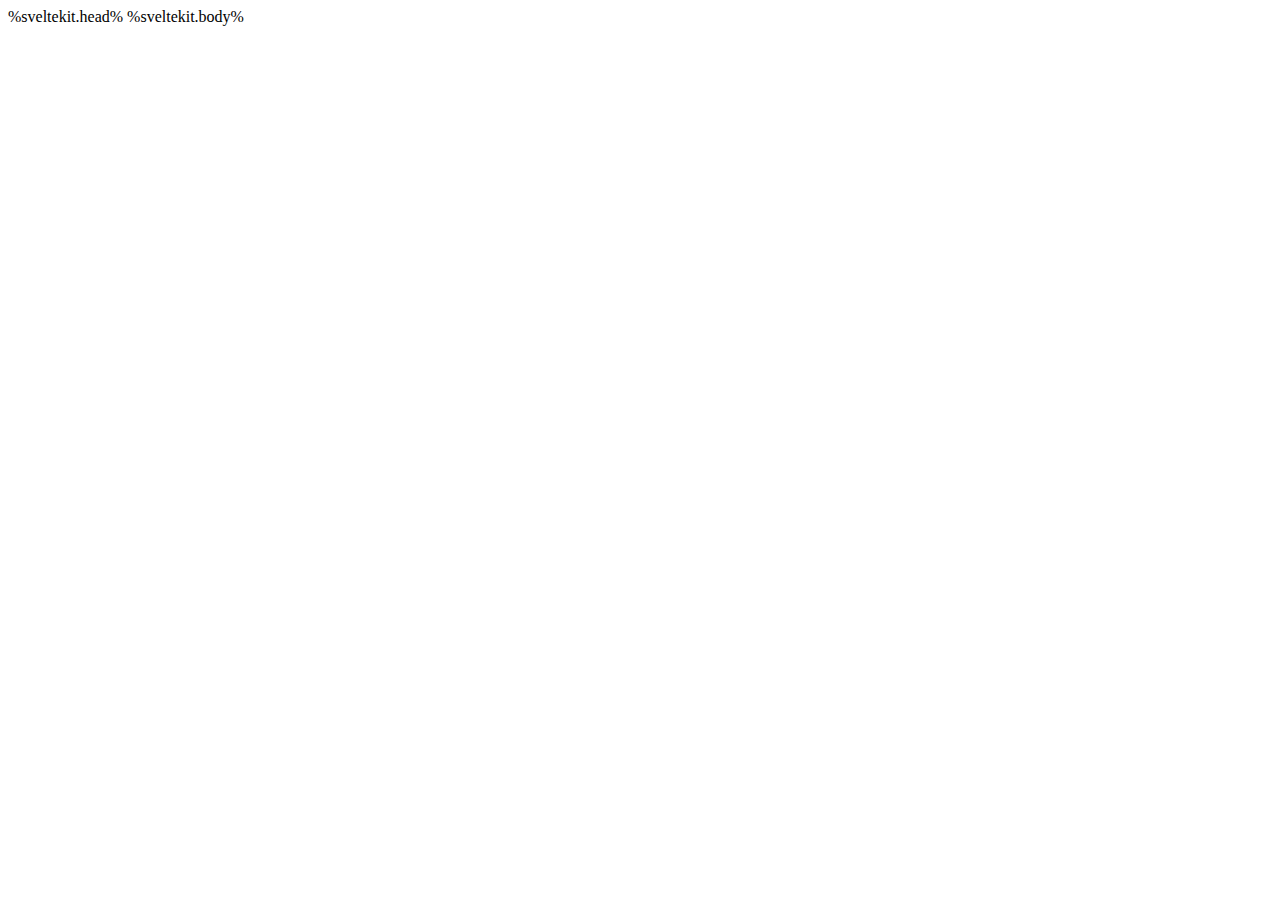
<file: src/app.html>
<!doctype html>
<html lang="en">
	<head>
		<meta charset="utf-8" />
		<meta name="viewport" content="width=device-width, initial-scale=1" />
		%sveltekit.head%
	</head>
	<body data-sveltekit-preload-data="hover">
		<div style="display: contents">%sveltekit.body%</div>
	</body>
</html>
</file>
<file: _app/immutable/assets/0.DLAn96Aw.css>
html,body{height:100%;margin:0;font-family:Inter,ui-sans-serif,system-ui,-apple-system,Segoe UI,Roboto,Helvetica Neue,Arial;background:var(--bg);color:var(--text);-webkit-font-smoothing:antialiased;-moz-osx-font-smoothing:grayscale;line-height:1.45}body{background:var(--bg)}:root{--bg: #ffffff;--page-bg: #f7f8fb;--nav-bg: #f9f9f9;--nav-height: 128px;--nav-max-width: 1400px;--nav-contrast: #343946;--muted: #595f6b;--text: #090e16;--table-bg: #ffffff;--table-outline: #e6e9ef;--table-header-background: #ffffff;--row-odd: #ffffff;--row-even: #f3f5f9;--row-hover: #e8f7ff;--score-color: #00c77a;--shadow: 0 6px 20px rgba(15, 23, 36, .08);--thin-line: #e6e9ef;--btn-bg: #e5e7eb;--btn-text: #111;--btn-hover-bg: #23262f;--btn-hover-text: #fff;--dropdown-bg: #fff;--line: #d1d5db;--accent: #00aaff;--form-bg: 1}body.dark,.dark{--bg: #121214;--page-bg: #0b0b0d;--nav-bg: #1b1b1b;--nav-contrast: #aeb0b9;--muted: #9aa3b2;--text: #e6eef8;--table-bg: #0b0b0d;--table-outline: #535353;--table-header-background: #0b0b0d;--row-odd: #0b0b0d;--row-even: #0f1113;--row-hover: rgba(0,170,255,.06);--score-color: #00ff99;--shadow: 0 10px 30px rgba(0,0,0,.6);--thin-line: rgba(255,255,255,.06);--btn-bg: #23262f;--btn-text: #fff;--btn-hover-bg: #00aaff;--btn-hover-text: #fff;--dropdown-bg: #121214;--line: #535353;--accent: #00aaff;--form-bg: .6}.theme-toggle{background:var(--btn-bg);color:var(--btn-text);border:none;padding:6px 10px;font-size:.9rem;border-radius:4px;cursor:pointer;transition:background .2s ease}.theme-toggle:hover{background:var(--btn-hover-bg);color:var(--btn-hover-text)}.h1{font-size:28px;font-weight:700;color:var(--text);margin:0 0 8px}.h2{font-size:20px;font-weight:700;color:var(--text);margin:0 0 8px}.lead,.bulleted{color:var(--muted);font-size:15px}.container{display:flex;padding-top:2rem;padding-bottom:2rem;justify-content:center;position:static;overflow-y:visible;background:var(--bg)}.subcontainer{display:block;max-width:var(--nav-max-width);margin:0 auto;min-height:calc(100vh - var(--nav-height));align-items:center;justify-content:center}.home-split-hor{display:grid;grid-template-columns:1fr 1fr;gap:2.5rem;justify-items:center}.home-split-ver{display:flex;flex-direction:column;gap:2.5rem;align-items:stretch}.navbar-wrap{width:100%;background:var(--nav-bg);border-bottom:1px solid var(--line);display:flex;justify-content:center;position:sticky;z-index:1000;top:0%;overscroll-behavior:contain}.navbar{width:100%;max-width:var(--nav-max-width);display:flex;justify-content:center;align-items:center;position:relative;padding:.4rem 1rem;background:var(--nav-bg)}.nav-center{display:flex;align-items:center;gap:1.25rem}.nav-left,.nav-right{position:absolute}.nav-left{left:1rem}.nav-right{right:1rem}.nav-link,.dropbtn{background:var(--btn-bg);color:var(--btn-text);border:none;padding:6px 14px;border-radius:4px;font-size:.95rem;cursor:pointer;text-decoration:none;font-weight:500;transition:all .2s ease}.nav-link:hover,.dropbtn:hover{background:var(--btn-hover-bg);color:var(--btn-hover-text)}.nav-link-home{padding:0 60px}.nav-link-extra{background-color:#3284ff;color:#fff}.links{font-weight:700;font-size:larger}.card{background:var(--table-bg);box-shadow:var(--shadow);border:1px solid var(--table-outline);border-radius:12px;padding:1.5rem;width:100%;box-sizing:border-box;min-width:100%}.site-logo-link{cursor:pointer}.site-logo-link:focus{outline:3px solid rgba(0,170,255,.3);outline-offset:2px}.site-logo{width:128px;height:32px;background:url(../../../logo.png) center center / contain no-repeat}.dropdown{position:relative}.dropdown-content{display:none;position:absolute;top:calc(100% + 6px);left:0;background:var(--dropdown-bg);border:1px solid var(--line);border-radius:4px;box-shadow:0 4px 8px #00000040;min-width:180px;opacity:0;visibility:hidden;transform:translateY(-6px);transition:opacity .25s ease,transform .25s ease,visibility .25s;z-index:10}.dropdown:focus-within .dropdown-content{display:block;opacity:1;visibility:visible;transform:translateY(0);pointer-events:all}.dropdown-content a{display:block;color:var(--btn-text);padding:10px 12px;text-decoration:none;font-size:.9rem;transition:background .2s ease}.dropdown-content a:hover{background:var(--btn-hover-bg);color:var(--btn-hover-text)}.leaderboard-table{border-collapse:collapse;width:var(--nav-max-width);box-sizing:border-box;padding:2rem;border-radius:1rem;box-shadow:0 4px 12px #00000014}.leaderboard-table thead th{position:sticky;top:0;z-index:30;background:var(--table-header-background);color:var(--muted);font-weight:700;font-size:14px;padding:12px 14px;text-align:center;border-bottom:1px solid var(--table-outline)}.leaderboard-table tbody tr{transition:background .12s ease}.leaderboard-table tbody tr:hover{background:var(--row-hover)}.leaderboard-table td{padding:12px 10px;text-align:center;border-right:0;color:var(--text);font-size:14px}.leaderboard-table td.rank{font-weight:700}.leaderboard-table td.model,.leaderboard-table td.team{color:var(--text);font-weight:600}.leaderboard-table td.score{color:var(--score-color);font-weight:700}.leaderboard-table-search{padding:12px;width:20%}.leaderboard-search{padding:12px;width:100%}.leaderboard-table-inner{width:100%}.leaderboard-header-text{color:var(--nav-contrast);visibility:visible}.leaderboard-wrapper{border-radius:10px;overflow:hidden;border:1px solid var(--table-outline)}.btn{padding:10px 16px;border-radius:8px;border:none;background:var(--accent);color:#fff;font-weight:700;cursor:pointer}.github-link{display:flex;align-items:center}.github-icon{width:22px;height:22px;filter:var(--github-filter, invert(0))}.home-page.subcontainer{display:flex;justify-content:center;align-items:center}.submit-split{display:grid;grid-template-columns:1fr 520px;gap:18px;align-items:start}.embed-form{width:100%;border-radius:8px;border:1px solid var(--table-outline);overflow:hidden;height:560px}.home-text,.leaderboard-preview{width:100%;box-sizing:border-box;padding:2rem;border-radius:1rem;box-shadow:0 4px 12px #00000014}.home-text-extra{min-height:665px}.leaderboard-preview thead th{position:sticky;top:0;z-index:30;background:var(--table-header-background);color:var(--muted);font-weight:700;font-size:14px;padding:12px 14px;text-align:center;border-bottom:1px solid var(--table-outline)}.leaderboard-preview tbody tr{transition:background .12s ease}.leaderboard-preview tbody tr:hover{background:var(--row-hover)}.leaderboard-preview td{padding:12px 10px;text-align:center;border-right:0;color:var(--text);font-size:14px}.leaderboard-preview td.rank{font-weight:700}.leaderboard-preview td.model,.leaderboard-preview td.team{color:var(--text);font-weight:600}.leaderboard-preview td.score{color:var(--score-color);font-weight:700}.home-text{display:flex;flex-direction:column;justify-content:center;font-size:1.05rem;line-height:1.6}.home-text h2{margin-top:0;color:var(--text)}.home-text p{color:var(--muted)}.see-full{align-self:flex-end;margin-top:1.5rem;font-weight:600;color:var(--link-color);cursor:pointer;transition:color .2s ease}.leaderboard-preview{display:flex;flex-direction:column;align-items:stretch;justify-content:flex-start;width:50%}.home-split-layout{display:grid;grid-template-columns:.5fr .5fr 1fr}.sort-arrow{width:7em;display:inline-block;text-align:center;margin-left:6px;font-size:.9em}.nav-item:focus,.nav-link:focus,.dropbtn:focus,.btn:focus{outline:3px solid rgba(0,170,255,.14);outline-offset:2px}iframe{filter:brightness(var(--form-bg)) contrast(1.05);width:600px;height:1050px;border:0;margin:0;transition:filter .25s ease}.image-gallery{display:flex;flex-direction:column;align-items:center;gap:2rem}.image-gallery img{max-width:1200px}.image-grid-section{padding:2rem;text-align:center}.image-grid-section .h2{margin-bottom:1.5rem;color:var(--text)}.image-grid{display:grid;grid-template-columns:repeat(4,1fr);grid-template-rows:repeat(2,auto);gap:1rem;width:100%;margin:0 auto;justify-items:center}.image-grid2{display:grid;grid-template-columns:repeat(3,1fr);grid-template-rows:repeat(2,auto);gap:1rem;width:100%;justify-items:center;margin:0 auto}.image-item{display:flex;flex-direction:column;align-items:center;background:var(--table-bg);border:1px solid var(--table-outline);border-radius:10px;box-shadow:var(--shadow);padding:.5rem;transition:transform .2s ease,box-shadow .2s ease}.image-item:hover{transform:translateY(-4px);box-shadow:0 6px 18px #00000026}.image-item img{width:250px;height:auto;max-height:250px;object-fit:cover;border-radius:6px}.caption{margin-top:.75rem;font-size:.9rem;color:var(--muted);text-align:center}.leaderboard-table-controls{display:flex;justify-content:space-between;align-items:center;margin-bottom:.75rem;gap:1rem;flex-wrap:wrap}.leaderboard-buttons{display:flex;gap:.5rem;padding-right:10px}.leaderboard-buttons button{background:var(--btn-bg);color:var(--btn-text);border:1px solid var(--table-outline);border-radius:6px;padding:6px 12px;font-size:.9rem;font-weight:500;cursor:pointer;transition:all .2s ease}.leaderboard-buttons button:hover{background:var(--btn-hover-bg);color:var(--btn-hover-text)}.leaderboard-buttons button.selected{background:var(--primary);color:#442424;border-color:var(--primary)}.leaderboard-name-link{color:var(--primary);font-weight:600;text-decoration:none;transition:color .2s ease,text-decoration .2s ease}.leaderboard-name-link:hover{color:var(--btn-hover-text);text-decoration:underline}.loading-container{display:flex;flex-direction:column;align-items:center;justify-content:center;min-height:400px;color:var(--muted);font-size:.95rem}.spinner{width:48px;height:48px;border:4px solid var(--table-outline);border-top-color:var(--primary);border-radius:50%;animation:spin .8s linear infinite;margin-bottom:12px}@keyframes spin{to{transform:rotate(360deg)}}
</file>
<file: _app/immutable/assets/0.CvbwzRmy.css>
html,body{height:100%;margin:0;font-family:Inter,ui-sans-serif,system-ui,-apple-system,Segoe UI,Roboto,Helvetica Neue,Arial;background:var(--bg);color:var(--text);-webkit-font-smoothing:antialiased;-moz-osx-font-smoothing:grayscale;line-height:1.45}body{background:var(--bg)}:root{--bg: #ffffff;--page-bg: #f7f8fb;--nav-bg: #f9f9f9;--nav-height: 128px;--nav-max-width: 1400px;--nav-contrast: #343946;--muted: #595f6b;--text: #090e16;--table-bg: #ffffff;--table-outline: #e6e9ef;--table-header-background: #ffffff;--row-odd: #ffffff;--row-even: #f3f5f9;--row-hover: #e8f7ff;--score-color: #00c77a;--shadow: 0 6px 20px rgba(15, 23, 36, .08);--thin-line: #e6e9ef;--btn-bg: #e5e7eb;--btn-text: #111;--btn-hover-bg: #23262f;--btn-hover-text: #fff;--dropdown-bg: #fff;--line: #d1d5db;--accent: #00aaff;--form-bg: 1}body.dark,.dark{--bg: #121214;--page-bg: #0b0b0d;--nav-bg: #1b1b1b;--nav-contrast: #aeb0b9;--muted: #9aa3b2;--text: #e6eef8;--table-bg: #0b0b0d;--table-outline: #535353;--table-header-background: #0b0b0d;--row-odd: #0b0b0d;--row-even: #0f1113;--row-hover: rgba(0,170,255,.06);--score-color: #00ff99;--shadow: 0 10px 30px rgba(0,0,0,.6);--thin-line: rgba(255,255,255,.06);--btn-bg: #23262f;--btn-text: #fff;--btn-hover-bg: #00aaff;--btn-hover-text: #fff;--dropdown-bg: #121214;--line: #535353;--accent: #00aaff;--form-bg: .6}.theme-toggle{background:var(--btn-bg);color:var(--btn-text);border:none;padding:6px 10px;font-size:.9rem;border-radius:4px;cursor:pointer;transition:background .2s ease}.theme-toggle:hover{background:var(--btn-hover-bg);color:var(--btn-hover-text)}.h1{font-size:28px;font-weight:700;color:var(--text);margin:0 0 8px}.h2{font-size:20px;font-weight:700;color:var(--text);margin:0 0 8px}.lead,.bulleted{color:var(--muted);font-size:15px}.container{display:flex;padding-top:2rem;padding-bottom:2rem;justify-content:center;position:static;overflow-y:visible;background:var(--bg)}.subcontainer{display:block;max-width:var(--nav-max-width);margin:0 auto;min-height:calc(100vh - var(--nav-height));align-items:center;justify-content:center}.home-split-hor{display:grid;grid-template-columns:1fr 1fr;gap:2.5rem;justify-items:center}.home-split-ver{display:flex;flex-direction:column;gap:2.5rem;align-items:stretch}.navbar-wrap{width:100%;background:var(--nav-bg);border-bottom:1px solid var(--line);display:flex;justify-content:center;position:sticky;z-index:1000;top:0%;overscroll-behavior:contain}.navbar{width:100%;max-width:var(--nav-max-width);display:flex;justify-content:center;align-items:center;position:relative;padding:.4rem 1rem;background:var(--nav-bg)}.nav-center{display:flex;align-items:center;gap:1.25rem}.nav-left,.nav-right{position:absolute}.nav-left{left:1rem}.nav-right{right:1rem}.nav-link,.dropbtn{background:var(--btn-bg);color:var(--btn-text);border:none;padding:6px 14px;border-radius:4px;font-size:.95rem;cursor:pointer;text-decoration:none;font-weight:500;transition:all .2s ease}.nav-link:hover,.dropbtn:hover{background:var(--btn-hover-bg);color:var(--btn-hover-text)}.nav-link-home{padding:0 60px}.nav-link-extra{background-color:#3284ff;color:#fff}.links{font-weight:700;font-size:larger}.card{background:var(--table-bg);box-shadow:var(--shadow);border:1px solid var(--table-outline);border-radius:12px;padding:1.5rem;width:100%;box-sizing:border-box;min-width:100%}.site-logo-link{cursor:pointer}.site-logo-link:focus{outline:3px solid rgba(0,170,255,.3);outline-offset:2px}.site-logo{width:128px;height:32px;background:url(../../../logo.png) center center / contain no-repeat}.dropdown{position:relative}.dropdown-content{display:none;position:absolute;top:calc(100% + 6px);left:0;background:var(--dropdown-bg);border:1px solid var(--line);border-radius:4px;box-shadow:0 4px 8px #00000040;min-width:180px;opacity:0;visibility:hidden;transform:translateY(-6px);transition:opacity .25s ease,transform .25s ease,visibility .25s;z-index:10}.dropdown:focus-within .dropdown-content{display:block;opacity:1;visibility:visible;transform:translateY(0);pointer-events:all}.dropdown-content a{display:block;color:var(--btn-text);padding:10px 12px;text-decoration:none;font-size:.9rem;transition:background .2s ease}.dropdown-content a:hover{background:var(--btn-hover-bg);color:var(--btn-hover-text)}.leaderboard-table{border-collapse:collapse;width:var(--nav-max-width);box-sizing:border-box;padding:2rem;border-radius:1rem;box-shadow:0 4px 12px #00000014}.leaderboard-table thead th{position:sticky;top:0;z-index:30;background:var(--table-header-background);color:var(--muted);font-weight:700;font-size:14px;padding:12px 14px;text-align:center;border-bottom:1px solid var(--table-outline)}.leaderboard-table tbody tr{transition:background .12s ease}.leaderboard-table tbody tr:hover{background:var(--row-hover)}.leaderboard-table td{padding:12px 10px;text-align:center;border-right:0;color:var(--text);font-size:14px}.leaderboard-table td.rank{font-weight:700}.leaderboard-table td.model,.leaderboard-table td.team{color:var(--text);font-weight:600}.leaderboard-table td.score{color:var(--score-color);font-weight:700}.leaderboard-table-search{padding:12px;width:20%}.leaderboard-search{padding:12px;width:100%}.leaderboard-table-inner{width:100%}.leaderboard-header-text{color:var(--nav-contrast);visibility:visible}.leaderboard-wrapper{border-radius:10px;overflow:hidden;border:1px solid var(--table-outline)}.btn{padding:10px 16px;border-radius:8px;border:none;background:var(--accent);color:#fff;font-weight:700;cursor:pointer}.github-link{display:flex;align-items:center}.github-icon{width:22px;height:22px;filter:var(--github-filter, invert(0))}.home-page.subcontainer{display:flex;justify-content:center;align-items:center}.submit-split{display:grid;grid-template-columns:1fr 520px;gap:18px;align-items:start}.embed-form{width:100%;border-radius:8px;border:1px solid var(--table-outline);overflow:hidden;height:560px}.home-text,.leaderboard-preview{width:100%;box-sizing:border-box;padding:2rem;border-radius:1rem;box-shadow:0 4px 12px #00000014}.home-text-extra{min-height:665px}.leaderboard-preview thead th{position:sticky;top:0;z-index:30;background:var(--table-header-background);color:var(--muted);font-weight:700;font-size:14px;padding:12px 14px;text-align:center;border-bottom:1px solid var(--table-outline)}.leaderboard-preview tbody tr{transition:background .12s ease}.leaderboard-preview tbody tr:hover{background:var(--row-hover)}.leaderboard-preview td{padding:12px 10px;text-align:center;border-right:0;color:var(--text);font-size:14px}.leaderboard-preview td.rank{font-weight:700}.leaderboard-preview td.model,.leaderboard-preview td.team{color:var(--text);font-weight:600}.leaderboard-preview td.score{color:var(--score-color);font-weight:700}.home-text{display:flex;flex-direction:column;justify-content:center;font-size:1.05rem;line-height:1.6}.home-text h2{margin-top:0;color:var(--text)}.home-text p{color:var(--muted)}.see-full{align-self:flex-end;margin-top:1.5rem;font-weight:600;color:var(--link-color);cursor:pointer;transition:color .2s ease}.leaderboard-preview{display:flex;flex-direction:column;align-items:stretch;justify-content:flex-start;width:50%}.home-split-layout{display:grid;grid-template-columns:.5fr .5fr 1fr}.sort-arrow{width:7em;display:inline-block;text-align:center;margin-left:6px;font-size:.9em}.nav-item:focus,.nav-link:focus,.dropbtn:focus,.btn:focus{outline:3px solid rgba(0,170,255,.14);outline-offset:2px}iframe{filter:brightness(var(--form-bg)) contrast(1.05);width:600px;height:1050px;border:0;margin:0;transition:filter .25s ease}.image-gallery{display:flex;flex-direction:column;align-items:center;gap:2rem}.image-gallery img{max-width:1200px}.image-grid-section{padding:2rem;text-align:center}.image-grid-section .h2{margin-bottom:1.5rem;color:var(--text)}.image-grid{display:grid;grid-template-columns:repeat(4,1fr);grid-template-rows:repeat(2,auto);gap:1rem;width:100%;margin:0 auto}.image-item{display:flex;flex-direction:column;align-items:center;background:var(--table-bg);border:1px solid var(--table-outline);border-radius:10px;box-shadow:var(--shadow);padding:.5rem;transition:transform .2s ease,box-shadow .2s ease}.image-item:hover{transform:translateY(-4px);box-shadow:0 6px 18px #00000026}.image-item img{width:250px;height:auto;max-height:250px;object-fit:cover;border-radius:6px}.caption{margin-top:.75rem;font-size:.9rem;color:var(--muted);text-align:center}
</file>
<file: _app/immutable/assets/0.u4mzTYef.css>
html,body{height:100%;margin:0;font-family:Inter,ui-sans-serif,system-ui,-apple-system,Segoe UI,Roboto,Helvetica Neue,Arial;background:var(--bg);color:var(--text);-webkit-font-smoothing:antialiased;-moz-osx-font-smoothing:grayscale;line-height:1.45}body{background:var(--bg)}:root{--bg: #ffffff;--page-bg: #f7f8fb;--nav-bg: #f9f9f9;--navbar-height: 48px;--nav-height: 96px;--nav-max-width: 1400px;--nav-contrast: #343946;--muted: #595f6b;--text: #090e16;--table-bg: #ffffff;--table-outline: #e6e9ef;--table-header-background: #ffffff;--row-odd: #ffffff;--row-even: #f3f5f9;--row-hover: #e8f7ff;--score-color: #00c77a;--shadow: 0 6px 20px rgba(15, 23, 36, .08);--thin-line: #e6e9ef;--btn-bg: #e5e7eb;--btn-text: #111;--btn-hover-bg: #23262f;--btn-hover-text: #fff;--dropdown-bg: #fff;--line: #d1d5db;--accent: #00aaff;--form-bg: 1}body.dark,.dark{--bg: #121214;--page-bg: #0b0b0d;--nav-bg: #1b1b1b;--nav-contrast: #aeb0b9;--muted: #9aa3b2;--text: #e6eef8;--table-bg: #0b0b0d;--table-outline: #535353;--table-header-background: #0b0b0d;--row-odd: #0b0b0d;--row-even: #0f1113;--row-hover: rgba(0,170,255,.06);--score-color: #00ff99;--shadow: 0 10px 30px rgba(0,0,0,.6);--thin-line: rgba(255,255,255,.06);--btn-bg: #23262f;--btn-text: #fff;--btn-hover-bg: #00aaff;--btn-hover-text: #fff;--dropdown-bg: #121214;--line: #535353;--accent: #00aaff;--form-bg: .6}.theme-toggle{background:var(--btn-bg);color:var(--btn-text);border:none;padding:6px 10px;font-size:.9rem;border-radius:4px;cursor:pointer;transition:background .2s ease}.theme-toggle:hover{background:var(--btn-hover-bg);color:var(--btn-hover-text)}.h1{font-size:28px;font-weight:700;color:var(--text);margin:0 0 8px}.h2{font-size:20px;font-weight:700;color:var(--text);margin:0 0 8px}.lead,.bulleted{color:var(--muted);font-size:15px}.container{display:flex;padding-top:var(--nav-height);padding-bottom:2rem;justify-content:center;position:static;overflow-y:visible;background:var(--bg)}.subcontainer{display:block;max-width:var(--nav-max-width);margin:0 auto;min-height:var(--navbar-height);align-items:center;justify-content:center}.home-split-hor{display:grid;grid-template-columns:1fr 1fr;gap:1.5rem;justify-items:center}.home-split-ver{display:flex;flex-direction:column;gap:1.5rem;align-items:stretch}.home-split-hor2{display:grid;grid-template-columns:1fr 1fr 1fr 1fr;gap:1.5rem;justify-items:center}.navbar-wrap{width:100%;background:var(--nav-bg);border-bottom:1px solid var(--line);display:flex;justify-content:center;position:fixed;z-index:1000;top:0%}.navbar{width:100%;max-width:var(--nav-max-width);display:flex;justify-content:center;align-items:center;position:relative;padding:.4rem 1rem;background:var(--nav-bg)}.nav-center{display:flex;align-items:center;gap:1.25rem}.nav-left,.nav-right{position:absolute}.nav-left{left:1rem}.nav-right{right:1rem}.nav-link,.dropbtn{background:var(--btn-bg);color:var(--btn-text);border:none;padding:6px 14px;border-radius:4px;font-size:.95rem;cursor:pointer;text-decoration:none;font-weight:500;transition:all .2s ease}.nav-link:hover,.dropbtn:hover{background:var(--btn-hover-bg);color:var(--btn-hover-text)}.nav-link-home{padding:0 60px}.nav-link-extra{background-color:#3284ff;color:#fff}.links{font-weight:700;font-size:larger}.scroll-progress{position:fixed;float:left;left:0;margin-top:var(--navbar-height);height:1px;background:var(--accent, #00aaff);width:0%;transition:width .1s linear}.card{background:var(--table-bg);box-shadow:var(--shadow);border:1px solid var(--table-outline);border-radius:12px;padding:1.5rem;width:100%;box-sizing:border-box;min-width:100%}.card.with-image{display:grid;grid-template-columns:1fr 1fr;align-items:center;gap:1.5rem}.card.with-image .text-content{flex:1}.card.with-image .card-image{width:60%;height:250px;border-radius:8px;object-fit:cover;box-shadow:0 4px 10px #00000026;justify-self:end}@media (max-width: 800px){.card.with-image{flex-direction:column;align-items:center;text-align:center}.card.with-image .card-image{width:100%;max-width:320px}}.site-logo-link{cursor:pointer}.site-logo-link:focus{outline:3px solid rgba(0,170,255,.3);outline-offset:2px}.site-logo{width:128px;height:32px;background:url(../../../logo.png) center center / contain no-repeat}.dropdown{position:relative}.dropdown-content{display:none;position:absolute;top:calc(100% + 6px);left:0;background:var(--dropdown-bg);border:1px solid var(--line);border-radius:4px;box-shadow:0 4px 8px #00000040;min-width:180px;opacity:0;visibility:hidden;transform:translateY(-6px);transition:opacity .25s ease,transform .25s ease,visibility .25s;z-index:10}.dropdown:focus-within .dropdown-content{display:block;opacity:1;visibility:visible;transform:translateY(0);pointer-events:all}.dropdown-content a{display:block;color:var(--btn-text);padding:10px 12px;text-decoration:none;font-size:.9rem;transition:background .2s ease}.dropdown-content a:hover{background:var(--btn-hover-bg);color:var(--btn-hover-text)}.leaderboard-table{border-collapse:collapse;width:var(--nav-max-width);box-sizing:border-box;padding:2rem;border-radius:1rem;box-shadow:0 4px 12px #00000014}.leaderboard-table thead th{position:sticky;top:0;z-index:30;background:var(--table-header-background);color:var(--muted);font-weight:700;font-size:14px;padding:12px 14px;text-align:center;border-bottom:1px solid var(--table-outline)}.leaderboard-table tbody tr{transition:background .12s ease}.leaderboard-table tbody tr:hover{background:var(--row-hover)}.leaderboard-table td{padding:12px 10px;text-align:center;border-right:0;color:var(--text);font-size:14px}.leaderboard-table td.rank{font-weight:700}.leaderboard-table td.model,.leaderboard-table td.team{color:var(--text);font-weight:600}.leaderboard-table td.score{color:var(--score-color);font-weight:700}.leaderboard-table-search{padding:12px;width:20%}.leaderboard-search{padding:12px;width:100%}.leaderboard-table-inner{width:100%}.leaderboard-header-text{color:var(--nav-contrast);visibility:visible}.leaderboard-header-text:hover{cursor:pointer}.leaderboard-wrapper{border-radius:10px;overflow:hidden;border:1px solid var(--table-outline)}.btn{padding:10px 16px;border-radius:8px;border:none;background:var(--accent);color:#fff;font-weight:700;cursor:pointer}.github-link{display:flex;align-items:center}.github-icon{width:22px;height:22px;filter:var(--github-filter, invert(0))}.home-page.subcontainer{display:flex;justify-content:center;align-items:center;position:absolute;top:25%}.submit-split{display:grid;grid-template-columns:1fr 520px;gap:18px;align-items:start}.embed-form{width:100%;border-radius:8px;border:1px solid var(--table-outline);overflow:hidden;height:560px}.home-text,.leaderboard-preview{width:100%;box-sizing:border-box;padding:2rem;border-radius:1rem;box-shadow:0 4px 12px #00000014}.home-text-extra{min-height:665px}.leaderboard-preview thead th{position:sticky;top:0;z-index:30;background:var(--table-header-background);color:var(--muted);font-weight:700;font-size:14px;padding:12px 14px;text-align:center;border-bottom:1px solid var(--table-outline)}.leaderboard-preview tbody tr{transition:background .12s ease}.leaderboard-preview tbody tr:hover{background:var(--row-hover)}.leaderboard-preview td{padding:12px 10px;text-align:center;border-right:0;color:var(--text);font-size:14px}.leaderboard-preview td.rank{font-weight:700}.leaderboard-preview td.model,.leaderboard-preview td.team{color:var(--text);font-weight:600}.leaderboard-preview td.score{color:var(--score-color);font-weight:700}.home-text{display:flex;flex-direction:column;justify-content:center;font-size:1.05rem;line-height:1.6}.home-text h2{margin-top:0;color:var(--text)}.home-text p{color:var(--muted)}.see-full{align-self:flex-end;margin-top:1.5rem;font-weight:600;color:var(--link-color);cursor:pointer;transition:color .2s ease}.leaderboard-preview{display:flex;flex-direction:column;align-items:stretch;justify-content:flex-start;width:50%}.home-split-layout{display:grid;grid-template-columns:.5fr .5fr 1fr}.sort-arrow{width:7em;display:inline-block;text-align:center;margin-left:6px;font-size:.9em}.nav-item:focus,.nav-link:focus,.dropbtn:focus,.btn:focus{outline:3px solid rgba(0,170,255,.14);outline-offset:2px}iframe{filter:brightness(var(--form-bg)) contrast(1.05);width:600px;height:1050px;border:0;margin:0;transition:filter .25s ease}.image-gallery{display:flex;flex-direction:column;align-items:center;gap:2rem}.image-gallery img{max-width:1200px}.image-grid-section{padding:2rem;text-align:center}.image-grid-section .h2{margin-bottom:1.5rem;color:var(--text)}.image-grid{display:grid;grid-template-columns:repeat(4,1fr);grid-template-rows:repeat(2,auto);gap:1rem;width:100%;margin:0 auto;justify-items:center}.image-grid2{display:grid;grid-template-columns:repeat(3,1fr);grid-template-rows:repeat(2,auto);gap:1rem;width:100%;justify-items:center;margin:0 auto}.image-item{display:flex;flex-direction:column;align-items:center;background:var(--table-bg);border:1px solid var(--table-outline);border-radius:10px;box-shadow:var(--shadow);padding:.5rem;transition:transform .2s ease,box-shadow .2s ease}.image-item:hover{transform:translateY(-4px);box-shadow:0 6px 18px #00000026}.image-item img{width:250px;height:auto;max-height:250px;object-fit:cover;border-radius:6px}.caption{margin-top:.75rem;font-size:.9rem;color:var(--muted);text-align:center}.leaderboard-table-controls{display:flex;justify-content:space-between;align-items:center;margin-bottom:.75rem;gap:1rem;flex-wrap:wrap}.leaderboard-buttons{display:flex;gap:.5rem;padding-right:10px}.leaderboard-buttons button{background:var(--btn-bg);color:var(--btn-text);border:1px solid var(--table-outline);border-radius:6px;padding:6px 12px;font-size:.9rem;font-weight:500;cursor:pointer;transition:all .2s ease}.leaderboard-buttons button:hover{background:var(--btn-hover-bg);color:var(--btn-hover-text)}.leaderboard-buttons button.selected{background:var(--primary);color:#3284ff;border-color:var(--primary)}.leaderboard-name-link{color:var(--primary);font-weight:600;text-decoration:none;transition:color .2s ease,text-decoration .2s ease}.leaderboard-name-link:hover{color:var(--btn-hover-bg);text-decoration:underline}.loading-container{display:flex;flex-direction:column;align-items:center;justify-content:center;min-height:400px;color:var(--muted);font-size:.95rem}.spinner{width:48px;height:48px;border:4px solid var(--table-outline);border-top-color:var(--primary);border-radius:50%;animation:spin .8s linear infinite;margin-bottom:12px}@keyframes spin{to{transform:rotate(360deg)}}
</file>
